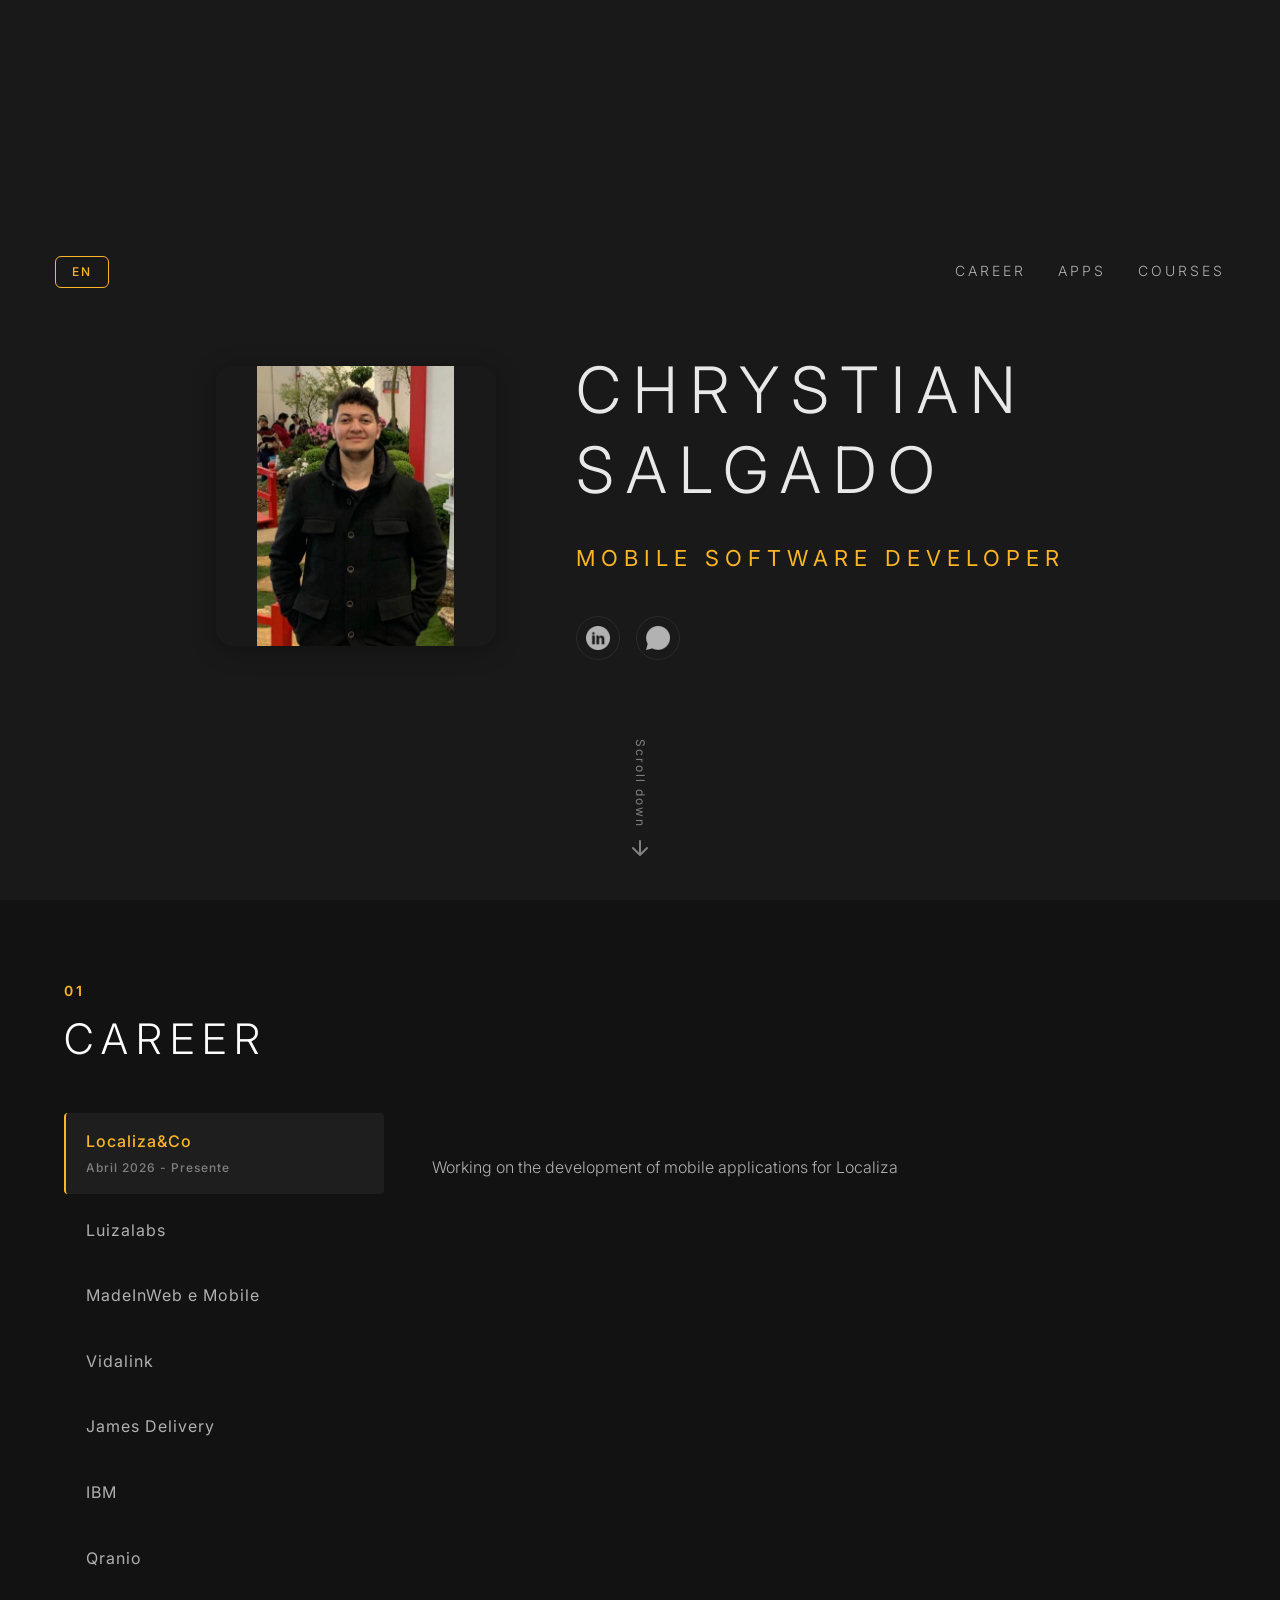
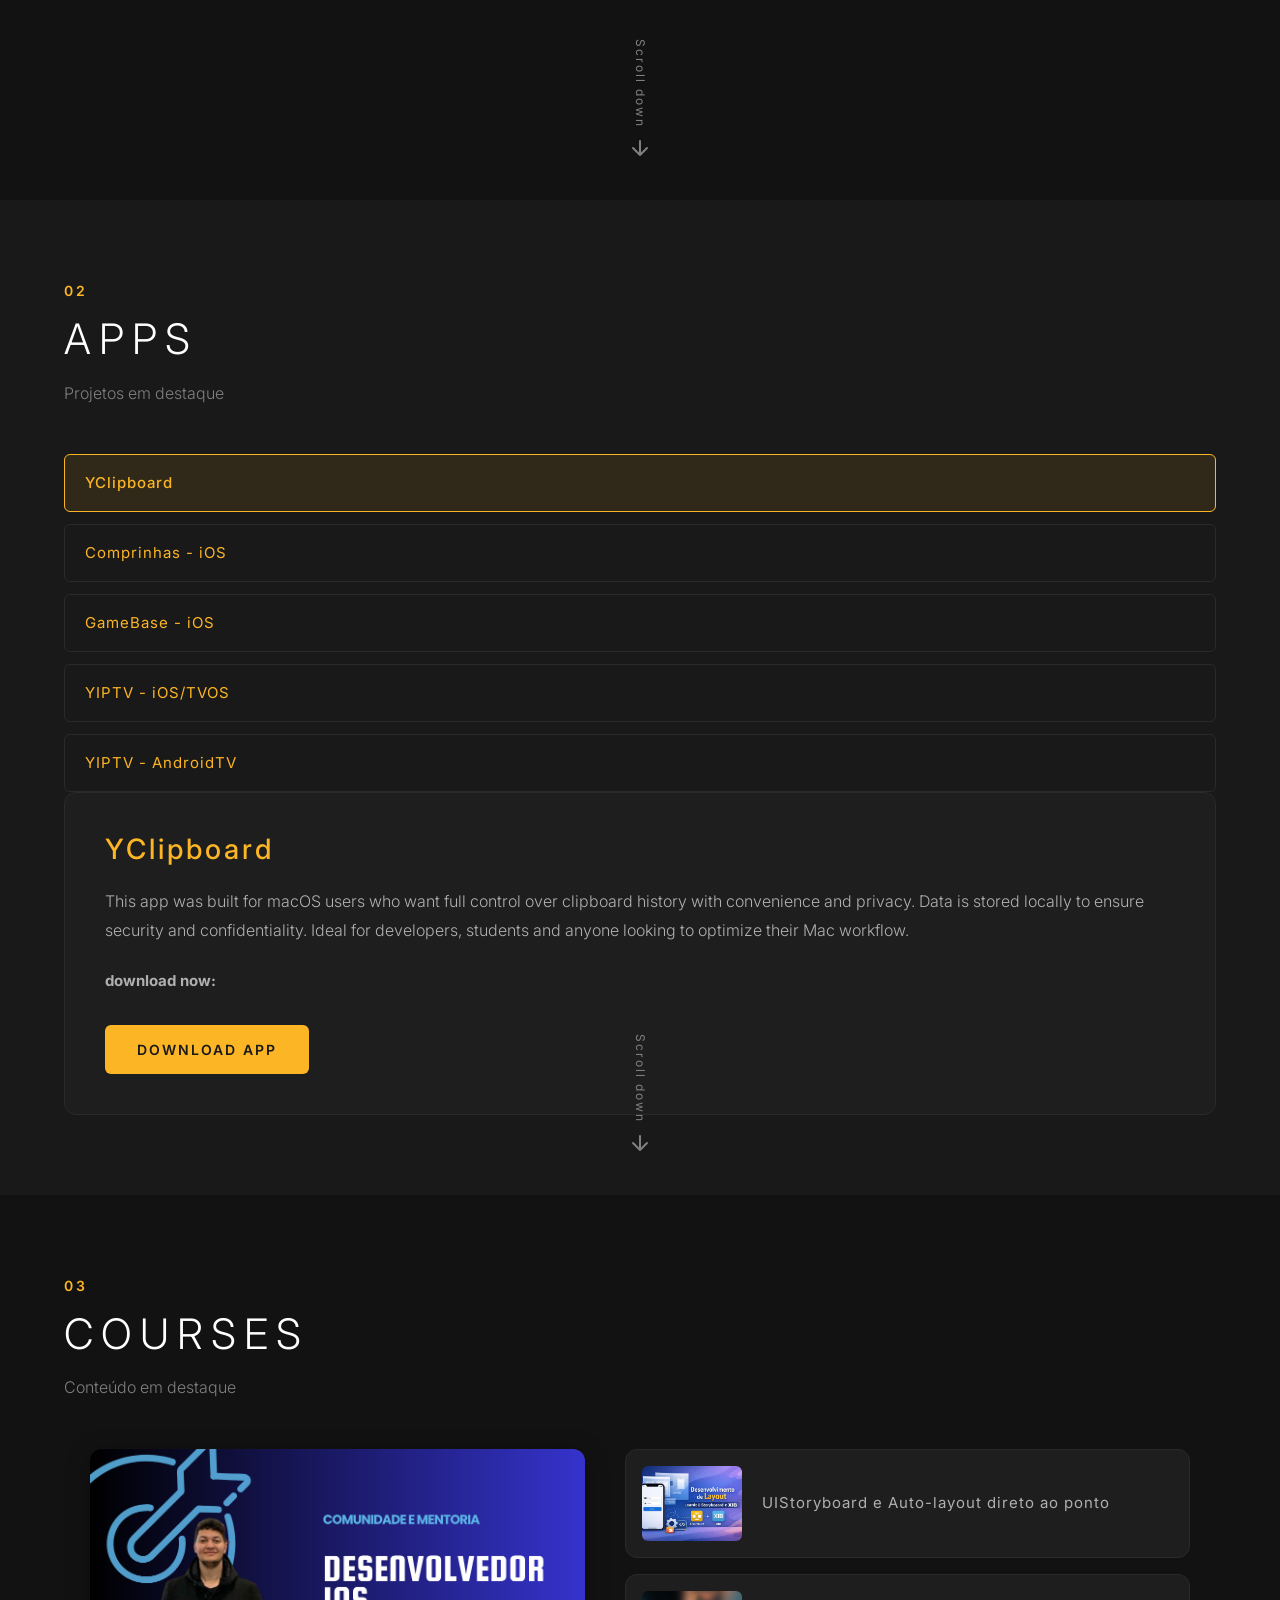
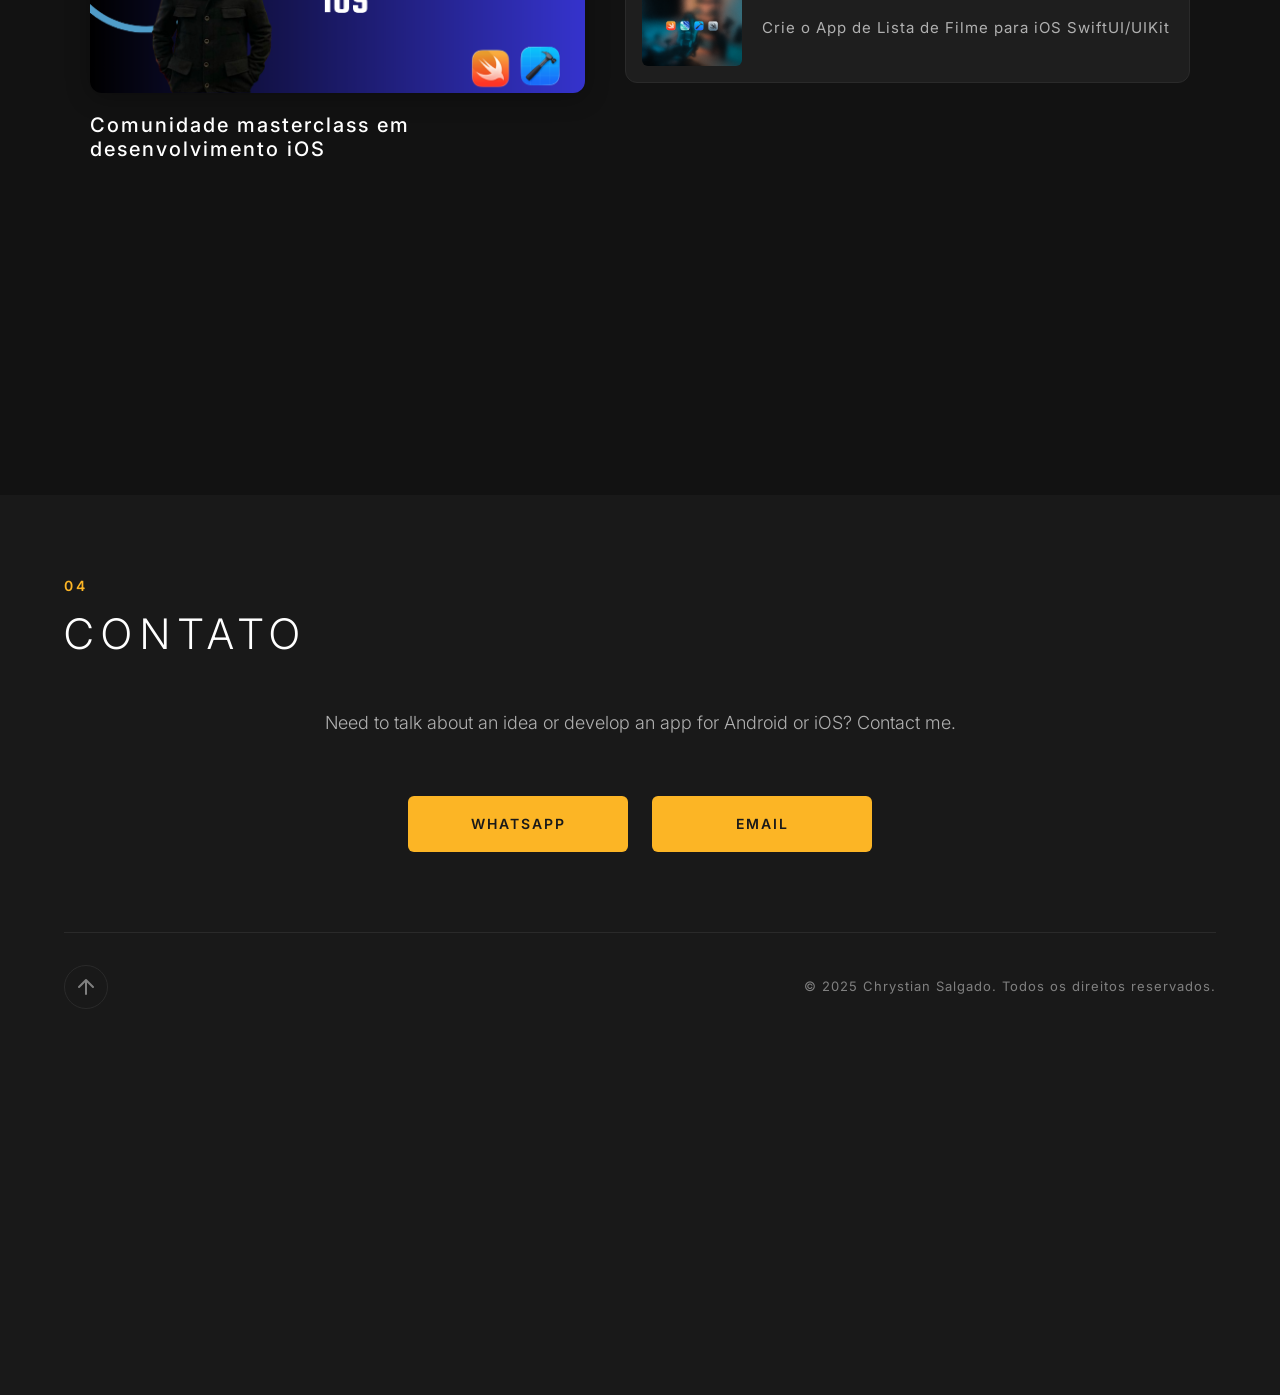
<file: index.html>
<!doctype html>
<html>
    <head>
        <meta
            name="viewport"
            content="width=device-width, initial-scale=1"
            charset="utf-8"
        />
        <link
            href="https://fonts.googleapis.com/css2?family=Inter:wght@300;400;500;600;700&display=swap"
            rel="stylesheet"
        />
        <title>Mobile Software Developer | Chrystian Salgado</title>

        <!--CSS Bootstrap-->
        <link
            rel="stylesheet"
            href="https://stackpath.bootstrapcdn.com/bootstrap/4.3.1/css/bootstrap.min.css"
            integrity="sha384-ggOyR0iXCbMQv3Xipma34MD+dH/1fQ784/j6cY/iJTQUOhcWr7x9JvoRxT2MZw1T"
            crossorigin="anonymous"
        />
        <link rel="stylesheet" href="css/smartscroll.css" />
        <!--JS Bootstrap-->
        <script
            src="https://code.jquery.com/jquery-3.3.1.slim.min.js"
            integrity="sha384-q8i/X+965DzO0rT7abK41JStQIAqVgRVzpbzo5smXKp4YfRvH+8abtTE1Pi6jizo"
            crossorigin="anonymous"
        ></script>
        <script
            src="https://cdnjs.cloudflare.com/ajax/libs/popper.js/1.14.7/umd/popper.min.js"
            integrity="sha384-UO2eT0CpHqdSJQ6hJty5KVphtPhzWj9WO1clHTMGa3JDZwrnQq4sF86dIHNDz0W1"
            crossorigin="anonymous"
        ></script>
        <script
            src="https://stackpath.bootstrapcdn.com/bootstrap/4.3.1/js/bootstrap.min.js"
            integrity="sha384-JjSmVgyd0p3pXB1rRibZUAYoIIy6OrQ6VrjIEaFf/nJGzIxFDsf4x0xIM+B07jRM"
            crossorigin="anonymous"
        ></script>
        <script
            type="text/javascript"
            src="https://code.jquery.com/jquery-1.11.3.min.js"
        ></script>
        <!--CSS-->
        <link rel="stylesheet" type="text/css" href="style.css" />
        <!--favicon-->
        <link
            rel="icon"
            type="image/png"
            sizes="32x32"
            href="e255fea9f35419e6202c3fea16399f57.ico/favicon-32x32.png"
        />
    </head>

    <body>
        <div id="problema">
            <!-- 01 HERO SECTION -->
            <div
                class="section"
                data-hash="a"
                style="background: #191919"
                id="inicio"
            >
                <section class="hero-section">
                    <div class="container-fluid hero-container">
                        <!-- Header/Navigation -->
                        <div class="hero-header">
                            <button
                                id="lang-toggle"
                                class="btn btn-sm lang-btn"
                            >
                                PT-BR
                            </button>
                            <nav class="hero-nav">
                                <a
                                    id="career"
                                    href="#about"
                                    data-i18n="nav.career"
                                    >CARREIRA</a
                                >
                                <a
                                    id="portfolio"
                                    href="#port"
                                    data-i18n="nav.apps"
                                    >APPS</a
                                >
                                <a
                                    id="courses"
                                    href="#courses-section"
                                    data-i18n="nav.courses"
                                    >CURSOS</a
                                >
                            </nav>
                        </div>

                        <!-- Hero Content -->
                        <div class="hero-content">
                            <div class="hero-profile">
                                <div class="profile-image-wrapper">
                                    <img
                                        src="img/profile/img_profile.jpg"
                                        class="profile-image"
                                        alt="Chrystian Salgado"
                                    />
                                </div>
                            </div>
                            <div class="hero-text">
                                <h1 class="hero-name">
                                    <span class="hero-name-first"
                                        >CHRYSTIAN</span
                                    >
                                    <span class="hero-name-last">SALGADO</span>
                                </h1>
                                <span class="hero-role" data-i18n="hero.role"
                                    >MOBILE SOFTWARE DEVELOPER</span
                                >
                                <div class="hero-social">
                                    <a
                                        class="social-link"
                                        href="https://www.linkedin.com/in/chrystian-salgado-025769a6/"
                                        target="_blank"
                                    >
                                        <img
                                            class="social-icon"
                                            src="img/perfil/ic_linkedin/ic_linkedin.png"
                                            alt="LinkedIn"
                                        />
                                    </a>
                                    <a
                                        class="social-link"
                                        href="https://wa.me/5532999667031?text=Ol%C3%A1%20Chrystian%2C%20estou%20entrando%20em%20contato%20a%20respeito%20dos%20seus%20servi%C3%A7os%20de%20Desenvolvedor%20e%20consultor%20de%20tecnologia."
                                        target="_blank"
                                    >
                                        <img
                                            class="social-icon"
                                            src="img/perfil/ic_whatsapp/ic_whatsapp.png"
                                            alt="WhatsApp"
                                        />
                                    </a>
                                </div>
                            </div>
                        </div>

                        <!-- Scroll indicator -->
                        <div class="scroll-indicator">
                            <a href="#about" id="rolarbaixo">
                                <span
                                    class="scroll-text"
                                    data-i18n="scroll.down"
                                    >Role para baixo</span
                                >
                                <svg
                                    class="scroll-arrow"
                                    width="24"
                                    height="24"
                                    viewBox="0 0 24 24"
                                    fill="none"
                                    xmlns="http://www.w3.org/2000/svg"
                                >
                                    <path
                                        d="M12 5V19M12 19L5 12M12 19L19 12"
                                        stroke="currentColor"
                                        stroke-width="2"
                                        stroke-linecap="round"
                                        stroke-linejoin="round"
                                    />
                                </svg>
                            </a>
                        </div>
                    </div>
                </section>
            </div>

            <!-- 02 CARREIRA SECTION -->
            <div class="section" data-hash="b" id="about" style="background: #121212">
                <section class="career-section">
                    <section class="page-section">
                        <div class="container-fluid section-container">
                            <!-- Section Header -->
                            <div class="section-header">
                                <span class="section-number">01</span>
                                <h2
                                    class="section-title"
                                    data-i18n="career.title"
                                >
                                    CARREIRA
                                </h2>
                            </div>

                            <!-- Career Content -->
                            <div class="career-content">
                                <div class="career-nav">
                                    <div
                                        class="nav flex-column nav-pills"
                                        id="v-pills-tab"
                                        role="tablist"
                                        aria-orientation="vertical"
                                    >
                                        <a
                                            class="nav-link active"
                                            id="v-pills-localiza-tab"
                                            data-toggle="pill"
                                            href="#v-pills-localiza"
                                            role="tab"
                                            aria-controls="v-pills-localiza"
                                            aria-selected="true"
                                            >Localiza&Co
                                            <span
                                                class="dataCareer"
                                                id="datlocaliza"
                                                >Abril 2026 - Presente</span
                                            >
                                        </a>
                                        <a
                                            class="nav-link"
                                            id="v-pills-luizalabs-tab"
                                            data-toggle="pill"
                                            href="#v-pills-luizalabs"
                                            role="tab"
                                            aria-controls="v-pills-luizalabs"
                                            aria-selected="false"
                                            >Luizalabs
                                            <span
                                                class="dataCareer"
                                                id="datluizalabs"
                                                >Julho 2024 - Março 2026</span
                                            >
                                        </a>
                                        <a
                                            class="nav-link"
                                            id="v-pills-madeinweb-tab2"
                                            data-toggle="pill"
                                            href="#v-pills-home2"
                                            role="tab"
                                            aria-controls="v-pills-home2"
                                            aria-selected="false"
                                            >MadeInWeb e Mobile
                                            <span class="dataCareer" id="datibm"
                                                >Outubro 2022 - Junho 2024</span
                                            >
                                        </a>
                                        <a
                                            class="nav-link"
                                            id="v-tab-vidalink-tab"
                                            data-toggle="pill"
                                            href="#v-tab-vidalink"
                                            role="tab"
                                            aria-controls="v-tab-vidalink"
                                            aria-selected="false"
                                            >Vidalink
                                            <span
                                                class="dataCareer"
                                                id="datMazzatec"
                                                >Fevereiro 2020 - Outubro
                                                2022</span
                                            >
                                        </a>
                                        <a
                                            class="nav-link"
                                            id="v-pills-profile-tab"
                                            data-toggle="pill"
                                            href="#v-pills-profile"
                                            role="tab"
                                            aria-controls="v-pills-profile"
                                            aria-selected="false"
                                            >James Delivery
                                            <span
                                                class="dataCareer"
                                                id="datmade"
                                                >Fevereiro 2021 - Abril
                                                2021</span
                                            >
                                        </a>
                                        <a
                                            class="nav-link"
                                            id="v-pills-messages-tab"
                                            data-toggle="pill"
                                            href="#v-pills-messages"
                                            role="tab"
                                            aria-controls="v-pills-messages"
                                            aria-selected="false"
                                            >IBM
                                            <span
                                                class="dataCareer"
                                                id="datgest"
                                                >Abril 2015 - Março 2017</span
                                            >
                                        </a>
                                        <a
                                            class="nav-link"
                                            id="v-pills-settings-tab"
                                            data-toggle="pill"
                                            href="#v-pills-settings"
                                            role="tab"
                                            aria-controls="v-pills-settings"
                                            aria-selected="false"
                                            >Qranio
                                            <span
                                                class="dataCareer"
                                                id="datform"
                                                >Outubro 2017 - Fevereiro
                                                2019</span
                                            >
                                        </a>
                                    </div>
                                </div>
                                <div class="career-detail">
                                    <div
                                        class="tab-content"
                                        id="v-pills-tabContent"
                                    >
                                        <div
                                            class="tab-pane fade show active"
                                            id="v-pills-localiza"
                                            role="tabpanel"
                                            aria-labelledby="v-pills-localiza-tab"
                                            data-i18n-html="career.localiza"
                                        >
                                            Trabalhando no desenvolvimento de
                                            aplicações mobile para Localiza
                                        </div>
                                        <div
                                            class="tab-pane fade"
                                            id="v-pills-luizalabs"
                                            role="tabpanel"
                                            aria-labelledby="v-pills-luizalabs-tab"
                                            data-i18n-html="career.luizalabs"
                                        >
                                            Trabalhando no time de features do
                                            app Netshoes, dentre as entregas
                                            constui a nova tela de Reviews,
                                            novas funcionalidades para home,
                                            PDP, ajuste na lista de produtos
                                            para remover espaços em branco na
                                            célula, melhorias deeplinks. Também
                                            mentorei os mais juniors e fui
                                            responsável pela apresentação do
                                            projeto a novos colaboladores.
                                        </div>
                                        <div
                                            class="tab-pane fade"
                                            id="v-tab-vidalink"
                                            role="tabpanel"
                                            aria-labelledby="v-tab-vidalink-tab"
                                            data-i18n-html="career.vidalink"
                                        >
                                            Na Vidalink fui responsável pela
                                            manutenção do app, refinamento e
                                            acompanhamento de features, lider do
                                            time iOS.
                                        </div>
                                        <div
                                            class="tab-pane fade"
                                            id="v-pills-home2"
                                            role="tabpanel"
                                            aria-labelledby="v-pills-madeinweb-tab"
                                            data-i18n-html="career.madeinweb"
                                        >
                                            Na MadeInWeb coloquei a disposição
                                            minhas habilidades no
                                            desenvolvimento de aplicativos para
                                            iPhone, ajudando o time a criar
                                            novos apps e soluções para outros
                                            apps, alguns apps internos, outros
                                            apps internos para clientes da
                                            MadeInWeb e outros projetos para
                                            todos usuários da AppStore. Dentre
                                            eles projetos para JBS, Interfarma,
                                            AvatarDaSaúde, Vidalink, Blenders in
                                            The Grass, Yoou, Universal, 2Step.
                                        </div>
                                        <div
                                            class="tab-pane fade"
                                            id="v-pills-profile"
                                            role="tabpanel"
                                            aria-labelledby="v-pills-profile-tab"
                                            data-i18n-html="career.james"
                                        >
                                            Na minha breve passagem no James eu
                                            fui ajudei o time com o refactor e
                                            relifting do aplicativo, para iOS
                                            visando uma melhora visão das
                                            entregas entre cliente e entregador,
                                            e melhorar a visão do usuário dos
                                            itens no carrinho.
                                        </div>
                                        <div
                                            class="tab-pane fade"
                                            id="v-pills-messages"
                                            role="tabpanel"
                                            aria-labelledby="v-pills-messages-tab"
                                            data-i18n-html="career.santander"
                                        >
                                            Trabalhei no módulo de chat dentro
                                            do Santander, integrando o mesmo via
                                            Carthage e Cocoapods com os apps
                                            Santander Empresas e Santander PF
                                        </div>
                                        <div
                                            class="tab-pane fade"
                                            id="v-pills-settings"
                                            role="tabpanel"
                                            aria-labelledby="v-pills-settings-tab"
                                            data-i18n-html="career.qranio"
                                        >
                                            Atuei como desenvolvedor iOS, onde
                                            consegui boa parte do meu
                                            conhecimento em Git e no
                                            desenvolvimento de aplicativos
                                            usando Swift e AltoLayout, aprendi e
                                            implementei técnicas de Teste
                                            Unitário, e Bando de dados usando o
                                            Realm, alem de aprender a usar
                                            Fastlane nos projetos.
                                        </div>
                                    </div>
                                </div>
                            </div>
                        </div>
                    </section>
                </section>
                <div class="scroll-indicator">
                    <a href="#port" id="rolarbaixo2">
                        <span class="scroll-text" data-i18n="scroll.down"
                            >Role para baixo</span
                        >
                        <svg
                            class="scroll-arrow"
                            width="24"
                            height="24"
                            viewBox="0 0 24 24"
                            fill="none"
                            xmlns="http://www.w3.org/2000/svg"
                        >
                            <path
                                d="M12 5V19M12 19L5 12M12 19L19 12"
                                stroke="currentColor"
                                stroke-width="2"
                                stroke-linecap="round"
                                stroke-linejoin="round"
                            />
                        </svg>
                    </a>
                </div>
            </div>

            <!-- 03 PROJETOS EM DESTAQUE SECTION -->
            <div
                class="section"
                data-hash="c"
                id="port"
                style="background: #191919"
            >
                <section class="portfolio-section">
                    <div class="container-fluid section-container">
                        <!-- Section Header -->
                        <div class="section-header">
                            <span class="section-number">02</span>
                            <h2 class="section-title" data-i18n="port.title">
                                APPS
                            </h2>
                            <p class="section-description">
                                Projetos em destaque
                            </p>
                        </div>

                        <!-- Portfolio Content -->
                        <div class="portfolio-content" id="verticalMenu">
                            <div class="portfolio-tabs">
                                <button
                                    class="tablinks active"
                                    onclick="openCity(event, 'How')"
                                    style="color: #fcb525"
                                    data-i18n="port.yclipboard"
                                >
                                    YClipboard
                                </button>
                                <button
                                    class="tablinks"
                                    onclick="openCity(event, 'How2')"
                                    style="color: #fcb525"
                                    data-i18n="port.comprinhas"
                                >
                                    Comprinhas - iOS
                                </button>
                                <button
                                    class="tablinks"
                                    onclick="openCity(event, 'How5')"
                                    style="color: #fcb525"
                                    data-i18n="port.gamebase"
                                >
                                    GameBase - iOS
                                </button>
                                <button
                                    class="tablinks"
                                    onclick="openCity(event, 'How3')"
                                    style="color: #fcb525"
                                    data-i18n="port.yiptv_ios"
                                >
                                    YIPTV - iOS/TVOS
                                </button>
                                <button
                                    class="tablinks"
                                    onclick="openCity(event, 'How4')"
                                    style="color: #fcb525"
                                    data-i18n="port.yiptv_android"
                                >
                                    YIPTV - AndroidTV
                                </button>
                            </div>
                            <div class="portfolio-detail">
                                <div id="How" class="tabcontent active">
                                    <div class="project-card">
                                        <h3
                                            class="project-title"
                                            style="color: #fcb525"
                                        >
                                            YClipboard
                                        </h3>
                                        <p
                                            class="project-description"
                                            data-i18n-html="port.yclipboard.content"
                                        >
                                            Este app foi criado para usuários de
                                            macOS que buscam controle total
                                            sobre o histórico da área de
                                            transferência, com praticidade, e
                                            privacidade. Privacidade em primeiro
                                            lugar: Todos os dados são
                                            armazenados localmente, garantindo
                                            segurança e confidencialidade. Ideal
                                            para desenvolvedores estudantes e
                                            qualquer pessoa que queira otimizar
                                            seu dia a dia no Mac.
                                        </p>
                                        <p class="project-cta">
                                            <strong>download now:</strong>
                                        </p>
                                        <a
                                            href="https://apps.apple.com/br/app/yclipboard/id6751497087?l=en-GB&mt=12"
                                            target="_blank"
                                        >
                                            <button
                                                type="button"
                                                class="btn btn-primary"
                                                data-i18n="port.download"
                                            >
                                                Download App
                                            </button>
                                        </a>
                                    </div>
                                </div>
                                <div id="How2" class="tabcontent">
                                    <div class="project-card">
                                        <h3
                                            class="project-title"
                                            style="color: #fcb525"
                                        >
                                            Comprinhas - iOS
                                        </h3>
                                        <p
                                            class="project-description"
                                            data-i18n-html="port.comprinhas.content"
                                        >
                                            O app Comprinhas tem como função
                                            ajudar o usuário a facilitar o fluxo
                                            de compras do usuário quando o mesmo
                                            está no supermercado. A idéia é que
                                            o usuário consiga ver sua lista de
                                            forma facil do que comprar no app,
                                            marcar o que ja colocou no carrinho
                                            e compartilhar para que outras
                                            pessoas complementem ou acompahem a
                                            lista de compras em tempo real.
                                        </p>
                                        <p class="project-cta">
                                            <strong>download now:</strong>
                                        </p>
                                        <a
                                            href="https://apps.apple.com/us/app/comprinhas/id1562893313"
                                            target="_blank"
                                        >
                                            <button
                                                type="button"
                                                class="btn btn-primary"
                                                data-i18n="port.download"
                                            >
                                                Download App
                                            </button>
                                        </a>
                                    </div>
                                </div>
                                <div id="How5" class="tabcontent">
                                    <div class="project-card">
                                        <h3
                                            class="project-title"
                                            style="color: #fcb525"
                                        >
                                            GameBase - iOS
                                        </h3>
                                        <p
                                            class="project-description"
                                            data-i18n-html="port.gamebase.content"
                                        >
                                            O GameBase e um projeto inicialmente
                                            para iOS com foco em ser uma rede de
                                            encontro para gamers, conectando jogos,
                                            gamertags e plataformas em um perfil
                                            social util.
                                        </p>
                                        <p class="project-cta">
                                            <strong>conheca o projeto:</strong>
                                        </p>
                                        <div class="project-actions">
                                            <a href="gamebase.html">
                                                <button
                                                    type="button"
                                                    class="btn btn-secondary-outline"
                                                    data-i18n="port.learn_more"
                                                >
                                                    Saiba mais
                                                </button>
                                            </a>
                                        </div>
                                    </div>
                                </div>
                                <div id="How3" class="tabcontent">
                                    <div class="project-card">
                                        <h3
                                            class="project-title"
                                            style="color: #fcb525"
                                        >
                                            YIPTV - iOS/TVOS
                                        </h3>
                                        <p
                                            class="project-description"
                                            data-i18n-html="port.yiptv_ios.content"
                                        >
                                            O app YIPTV é o meu filho mais novo!
                                            Vindo de uma vontade de criar uma
                                            experiência melhor, menos poluída e
                                            'easy to use' dos players M3U eu
                                            criei esse app. Disponivel para iOS,
                                            iPadOS e MacOS.
                                        </p>
                                        <p class="project-cta">
                                            <strong>download now:</strong>
                                        </p>
                                        <div class="project-actions">
                                            <a
                                                href="https://apps.apple.com/us/app/yiptv-player/id1621209639"
                                                target="_blank"
                                            >
                                                <button
                                                    type="button"
                                                    class="btn btn-primary"
                                                    data-i18n="port.download"
                                                >
                                                    Download App
                                                </button>
                                            </a>
                                            <a href="yiptv.html">
                                                <button
                                                    type="button"
                                                    class="btn btn-secondary-outline"
                                                    data-i18n="port.learn_more"
                                                >
                                                    Saiba mais
                                                </button>
                                            </a>
                                        </div>
                                    </div>
                                </div>
                                <div id="How4" class="tabcontent">
                                    <div class="project-card">
                                        <h3
                                            class="project-title"
                                            style="color: #fcb525"
                                        >
                                            YIPTV - Android
                                        </h3>
                                        <p
                                            class="project-description"
                                            data-i18n-html="port.yiptv_android.content"
                                        >
                                            O app YIPTV é o meu filho mais novo!
                                            Vindo de uma vontade de criar uma
                                            experiência melhor, menos poluída e
                                            'easy to use' dos players M3U eu
                                            criei esse app. Disponivel para
                                            Android.
                                        </p>
                                        <p class="project-cta">
                                            <strong>download now:</strong>
                                        </p>
                                        <div class="project-actions">
                                            <a
                                                href="https://play.google.com/store/apps/details?id=com.salgadosproductions.yiptv&pli=1"
                                                target="_blank"
                                            >
                                                <button
                                                    type="button"
                                                    class="btn btn-primary"
                                                    data-i18n="port.download"
                                                >
                                                    Download App
                                                </button>
                                            </a>
                                            <a href="yiptv.html">
                                                <button
                                                    type="button"
                                                    class="btn btn-secondary-outline"
                                                    data-i18n="port.learn_more"
                                                >
                                                    Saiba mais
                                                </button>
                                            </a>
                                        </div>
                                    </div>
                                </div>
                            </div>
                        </div>
                    </div>
                </section>

                <script>
                    $("#verticalMenu").css("display", "block");
                </script>

                <script>
                    function openCity(evt, cityName) {
                        // Declare all variables
                        var i, tabcontent, tablinks;

                        // Get all elements with class="tabcontent" and hide them
                        tabcontent =
                            document.getElementsByClassName("tabcontent");
                        for (i = 0; i < tabcontent.length; i++) {
                            tabcontent[i].style.display = "none";
                            tabcontent[i].classList.remove("active");
                        }

                        // Get all elements with class="tablinks" and remove the class "active"
                        tablinks = document.getElementsByClassName("tablinks");
                        for (i = 0; i < tablinks.length; i++) {
                            tablinks[i].className = tablinks[
                                i
                            ].className.replace(" active", "");
                        }

                        // Show the current tab, and add an "active" class to the link that opened the tab
                        document.getElementById(cityName).style.display =
                            "block";
                        document
                            .getElementById(cityName)
                            .classList.add("active");
                        evt.currentTarget.className += " active";
                    }
                </script>
                <div class="scroll-indicator">
                    <a href="#courses-section" id="rolarbaixo3">
                        <span class="scroll-text" data-i18n="scroll.down"
                            >Role para baixo</span
                        >
                        <svg
                            class="scroll-arrow"
                            width="24"
                            height="24"
                            viewBox="0 0 24 24"
                            fill="none"
                            xmlns="http://www.w3.org/2000/svg"
                        >
                            <path
                                d="M12 5V19M12 19L5 12M12 19L19 12"
                                stroke="currentColor"
                                stroke-width="2"
                                stroke-linecap="round"
                                stroke-linejoin="round"
                            />
                        </svg>
                    </a>
                </div>
            </div>

            <!-- 04 CURSOS SECTION -->
            <div class="section" data-hash="d" style="background: #121212">
                <section class="courses-section">
                    <section class="page-section" id="courses-section">
                        <div class="container-fluid section-container">
                            <!-- Section Header -->
                            <div class="section-header">
                                <span class="section-number">03</span>
                                <h2
                                    class="section-title"
                                    data-i18n="courses.title"
                                >
                                    CURSOS
                                </h2>
                                <p class="section-description">
                                    Conteúdo em destaque
                                </p>
                            </div>

                            <!-- Courses Content -->
                            <div class="courses-content">
                                <div
                                    class="courses-container"
                                    id="courses-container"
                                >
                                    <!-- Featured course (left) -->
                                    <div
                                        class="courses-featured"
                                        id="featured-course"
                                    ></div>

                                    <!-- Courses list (right) -->
                                    <div
                                        class="courses-list"
                                        id="courses-list"
                                    ></div>
                                </div>
                            </div>
                        </div>
                    </section>
                </section>

            </div>

            <!-- 05 CONTATO SECTION -->
            <div class="section" data-hash="e" style="background: #191919">
                <section class="contact-section">
                    <section class="page-section" id="contact">
                        <div class="container-fluid section-container">
                            <!-- Section Header -->
                            <div class="section-header">
                                <span class="section-number">04</span>
                                <h2
                                    class="section-title"
                                    data-i18n="contact.title"
                                >
                                    CONTATO
                                </h2>
                            </div>

                            <!-- Contact Content -->
                            <div class="contact-content">
                                <div class="contact-info">
                                    <p
                                        class="contact-description"
                                        data-i18n="contact.description"
                                    >
                                        Precisando conversar sobre uma ideia ou
                                        desenvolver um app para android e / ou
                                        ios entre em contato comigo
                                    </p>
                                    <div class="contact-buttons">
                                        <a
                                            href="https://wa.me/5532999667031"
                                            target="_blank"
                                        >
                                            <button
                                                type="button"
                                                class="btn btn-primary btn-contact"
                                                data-i18n="contact.whatsapp"
                                            >
                                                WhatsApp
                                            </button>
                                        </a>
                                        <a href="mailto:salgado.dev@gmail.com">
                                            <button
                                                type="button"
                                                class="btn btn-primary btn-contact"
                                                data-i18n="contact.email"
                                            >
                                                Email
                                            </button>
                                        </a>
                                    </div>
                                </div>
                            </div>

                            <!-- Contact Footer (Back to top + Copyright) -->
                            <div class="contact-footer">
                                <div class="footer-content">
                                    <div class="footer-actions">
                                        <a
                                            href="#inicio"
                                            id="back-to-top"
                                            class="back-to-top"
                                        >
                                            <svg
                                                width="24"
                                                height="24"
                                                viewBox="0 0 24 24"
                                                fill="none"
                                                xmlns="http://www.w3.org/2000/svg"
                                            >
                                                <path
                                                    d="M12 19V5M12 5L5 12M12 5L19 12"
                                                    stroke="currentColor"
                                                    stroke-width="2"
                                                    stroke-linecap="round"
                                                    stroke-linejoin="round"
                                                />
                                            </svg>
                                        </a>
                                    </div>
                                    <p class="footer-copyright">
                                        © 2025 Chrystian Salgado. Todos os direitos
                                        reservados.
                                    </p>
                                </div>
                            </div>
                        </div>
                    </section>
                </section>
            </div>
        </div>

        <!-- Scripts -->
        <script type="text/javascript" src="/scriptmenu.js"></script>
        <script>
            $(function () {
                var $bodyHtml = $("html, body");
                function smoothScrollTo(targetSelector) {
                    var $target = $(targetSelector);
                    if ($target.length === 0) return;
                    var targetTop = $target.offset().top;
                    $bodyHtml.stop(true, true).animate({ scrollTop: targetTop }, 650);
                }

                $("#rolarbaixo, #rolarbaixo2, #rolarbaixo3, #career, #portfolio, #courses, #back-to-top").on(
                    "click",
                    function (e) {
                        var target = $(this).attr("href");
                        if (target && target.charAt(0) === "#" && target.length > 1) {
                            e.preventDefault();
                            smoothScrollTo(target);
                            if (window.history && window.history.replaceState) {
                                history.replaceState(null, "", target);
                            }
                        }
                    }
                );

                $(".tab").mouseenter(disableScrolling);
                $(".tab").mouseleave(enableScrolling);
            });
        </script>
        <script>
            function disableScrolling() {
                var x = window.scrollX;
                var y = window.scrollY;
                window.onscroll = function () {
                    window.scrollTo(x, y);
                };
            }

            function enableScrolling() {
                window.onscroll = function () {};
            }
        </script>
        <script>
            $(function () {
                    // Initial display setup (Localiza as first)
                    $(".dataCareer").hide();
                    $("#datlocaliza").show();

                    // Ensure all nav-links are inactive and only Localiza is active initially
                    $(".nav-link")
                        .removeClass("active")
                        .attr("aria-selected", "false");
                    $("#v-pills-localiza-tab")
                        .addClass("active")
                        .attr("aria-selected", "true");

                    // Ensure all tab-panes are hidden and only Localiza is shown initially
                    $(".tab-pane").removeClass("show active");
                    $("#v-pills-localiza").addClass("show active");
                // Attach a single click handler to the parent of the nav-links
                $("#v-pills-tab").on("click", ".nav-link", function (e) {
                    e.preventDefault(); // Prevent default Bootstrap tab behavior
                    var clickedLink = $(this);
                    var targetPaneId = clickedLink.attr("href"); // e.g., "#v-pills-luizalabs"
                    var targetDataCareerId = clickedLink
                        .find(".dataCareer")
                        .attr("id"); // e.g., "datluizalabs"

                    // Remove active state from all nav-links
                    $(".nav-link")
                        .removeClass("active")
                        .attr("aria-selected", "false");
                    // Add active state to the clicked nav-link
                    clickedLink
                        .addClass("active")
                        .attr("aria-selected", "true");

                    // Hide all dataCareer spans and show the relevant one
                    $(".dataCareer").hide();
                    $("#" + targetDataCareerId).show();

                    // Hide all tab-panes and show the relevant one
                    $(".tab-pane").removeClass("show active");
                    $(targetPaneId).addClass("show active");

                    // Smooth scroll on mobile
                    if (window.innerWidth < 768) {
                        setTimeout(function () {
                            clickedLink.scrollIntoView({ behavior: "smooth" });
                        }, 100);
                    }
                });

                // Mobile-friendly tab switching for portfolio
                $(".tablinks").on("click", function () {
                    if (window.innerWidth < 768) {
                        setTimeout(function () {
                            $(".tabcontent:visible").scrollIntoView({
                                behavior: "smooth",
                            });
                        }, 100);
                    }
                });
            });
        </script>
        <script>
            // Load and render courses
            function loadCourses() {
                $.getJSON("courses.json", function (data) {
                    if (data.courses && data.courses.length > 0) {
                        // Featured course (first item)
                        const featured = data.courses[0];
                        const featuredHtml = `
                        <a href="${featured.link}" target="_blank" rel="noopener noreferrer">
                            <img src="${featured.thumbnail}" alt="${featured.title}" class="featured-thumbnail" onerror="this.src='data:image/svg+xml,%3Csvg xmlns=%22http://www.w3.org/2000/svg%22 width=%22400%22 height=%22225%22%3E%3Crect fill=%22%23444%22 width=%22400%22 height=%22225%22/%3E%3Ctext fill=%22%23999%22 font-size=%2216%22 x=%2250%25%22 y=%2250%25%22 text-anchor=%22middle%22 dominant-baseline=%22middle%22%3EImage not available%3C/text%3E%3C/svg%3E'">
                            <h3 class="featured-title">${featured.title}</h3>
                        </a>
                    `;
                        $("#featured-course").html(featuredHtml);

                        // Courses list (items 1-5)
                        let listHtml = "";
                        for (
                            let i = 1;
                            i < Math.min(6, data.courses.length);
                            i++
                        ) {
                            const course = data.courses[i];
                            listHtml += `
                            <a href="${course.link}" target="_blank" rel="noopener noreferrer" class="course-list-item">
                                <img src="${course.thumbnail}" alt="${course.title}" class="list-thumbnail" onerror="this.src='data:image/svg+xml,%3Csvg xmlns=%22http://www.w3.org/2000/svg%22 width=%22100%22 height=%2275%22%3E%3Crect fill=%22%23444%22 width=%22100%22 height=%2275%22/%3E%3Ctext fill=%22%23999%22 font-size=%2210%22 x=%2250%25%22 y=%2250%25%22 text-anchor=%22middle%22 dominant-baseline=%22middle%22%3EN/A%3C/text%3E%3C/svg%3E'">
                                <p class="list-title">${course.title}</p>
                            </a>
                        `;
                        }
                        $("#courses-list").html(listHtml);
                    }
                }).fail(function () {
                    console.error("Erro ao carregar courses.json");
                });
            }

            // Load courses when page is ready
            $(document).ready(function () {
                loadCourses();
            });
        </script>
        <script>
            (function () {
                // Load translations from external JSON and apply them
                function applyTranslations(lang, data) {
                    if (!data) return;
                    document
                        .querySelectorAll("[data-i18n]")
                        .forEach(function (el) {
                            var key = el.getAttribute("data-i18n");
                            if (data[key]) el.textContent = data[key];
                        });
                    document
                        .querySelectorAll("[data-i18n-html]")
                        .forEach(function (el) {
                            var key = el.getAttribute("data-i18n-html");
                            if (data[key]) el.innerHTML = data[key];
                        });
                    var btn = document.getElementById("lang-toggle");
                    if (btn)
                        btn.textContent = lang === "pt-BR" ? "PT-BR" : "EN";
                    localStorage.setItem("site_lang", lang);
                }

                function loadLang(lang) {
                    var path = "translations/" + lang + ".json";
                    return fetch(path)
                        .then(function (res) {
                            if (!res.ok)
                                throw new Error("Failed to load " + path);
                            return res.json();
                        })
                        .then(function (data) {
                            applyTranslations(lang, data);
                        })
                        .catch(function (err) {
                            console.error(err);
                        });
                }

                var stored = localStorage.getItem("site_lang");
                var initial =
                    stored ||
                    (navigator.language &&
                    navigator.language.toLowerCase().indexOf("pt") === 0
                        ? "pt-BR"
                        : "en");
                document.addEventListener("DOMContentLoaded", function () {
                    loadLang(initial);
                });

                document.addEventListener("click", function (e) {
                    if (e.target && e.target.id === "lang-toggle") {
                        var current =
                            localStorage.getItem("site_lang") || initial;
                        var next = current === "pt-BR" ? "en" : "pt-BR";
                        loadLang(next);
                    }
                });
            })();
        </script>
    </body>
</html>
</file>
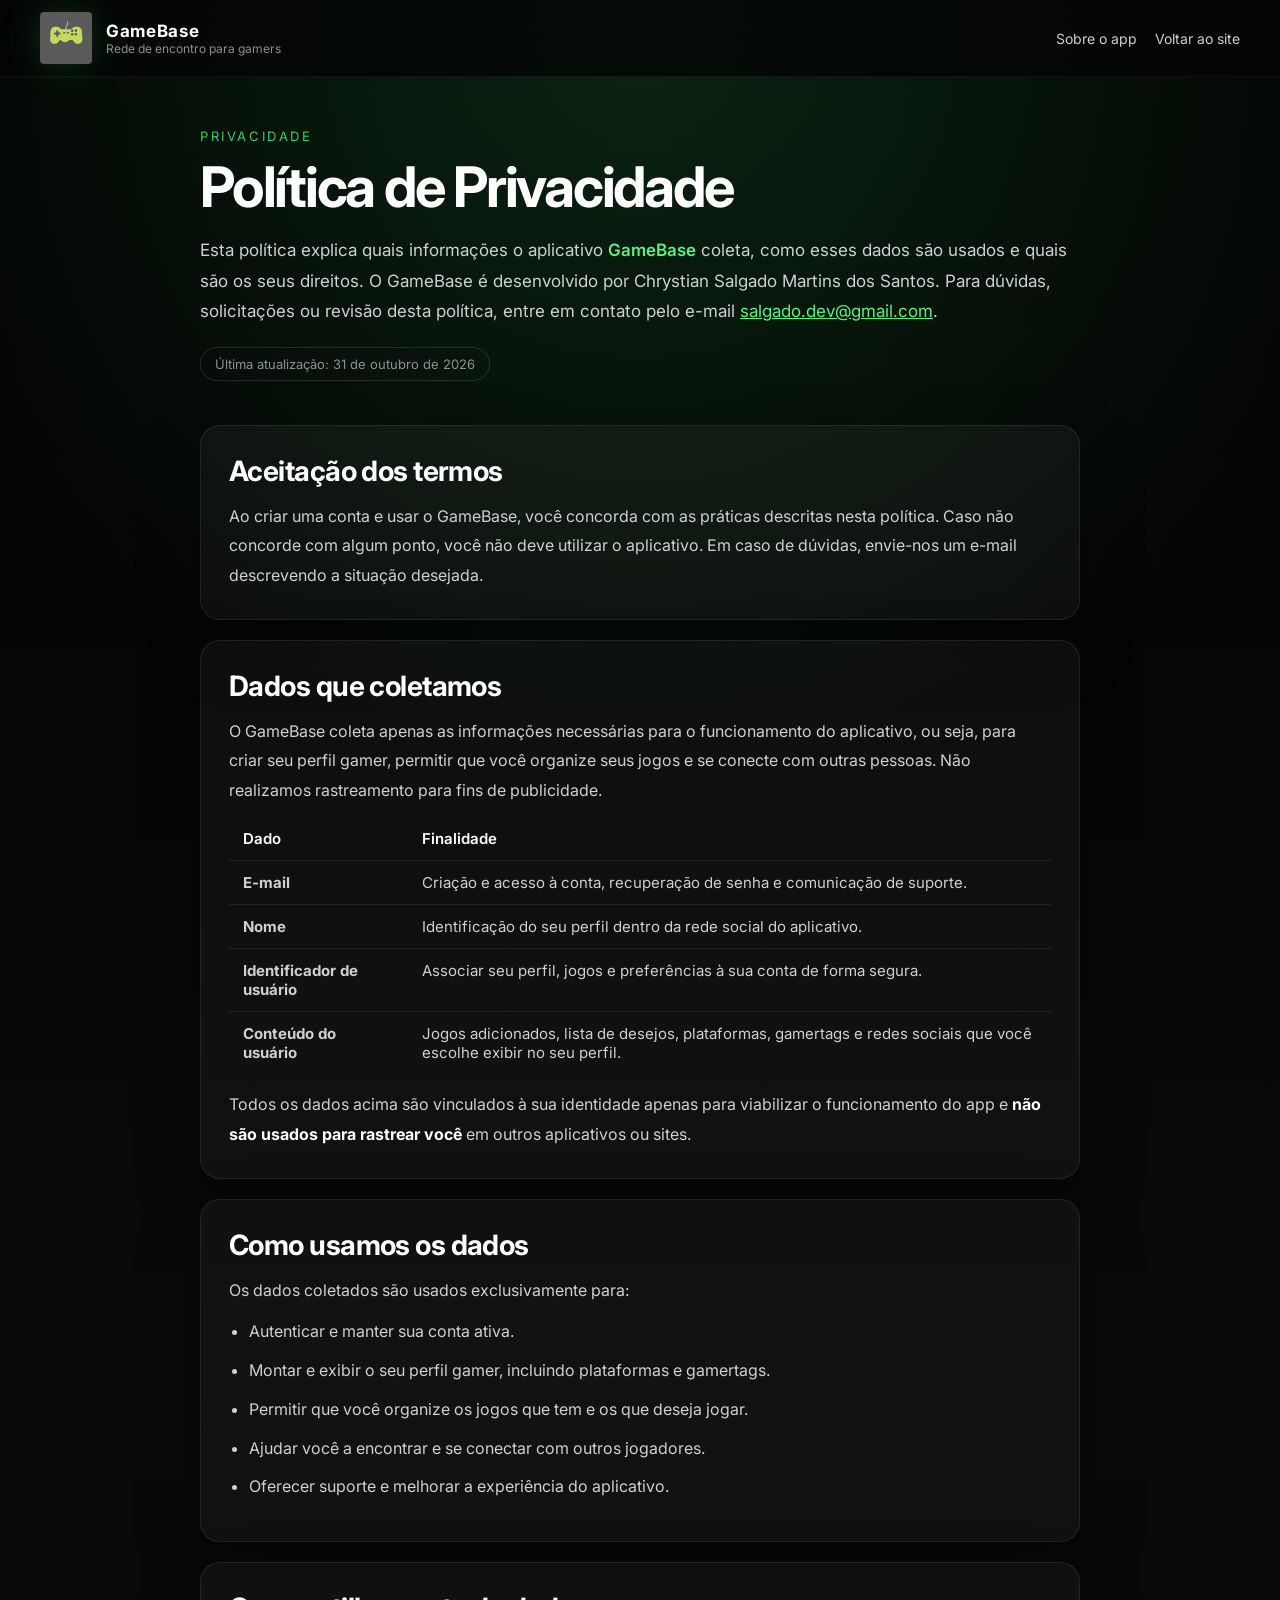
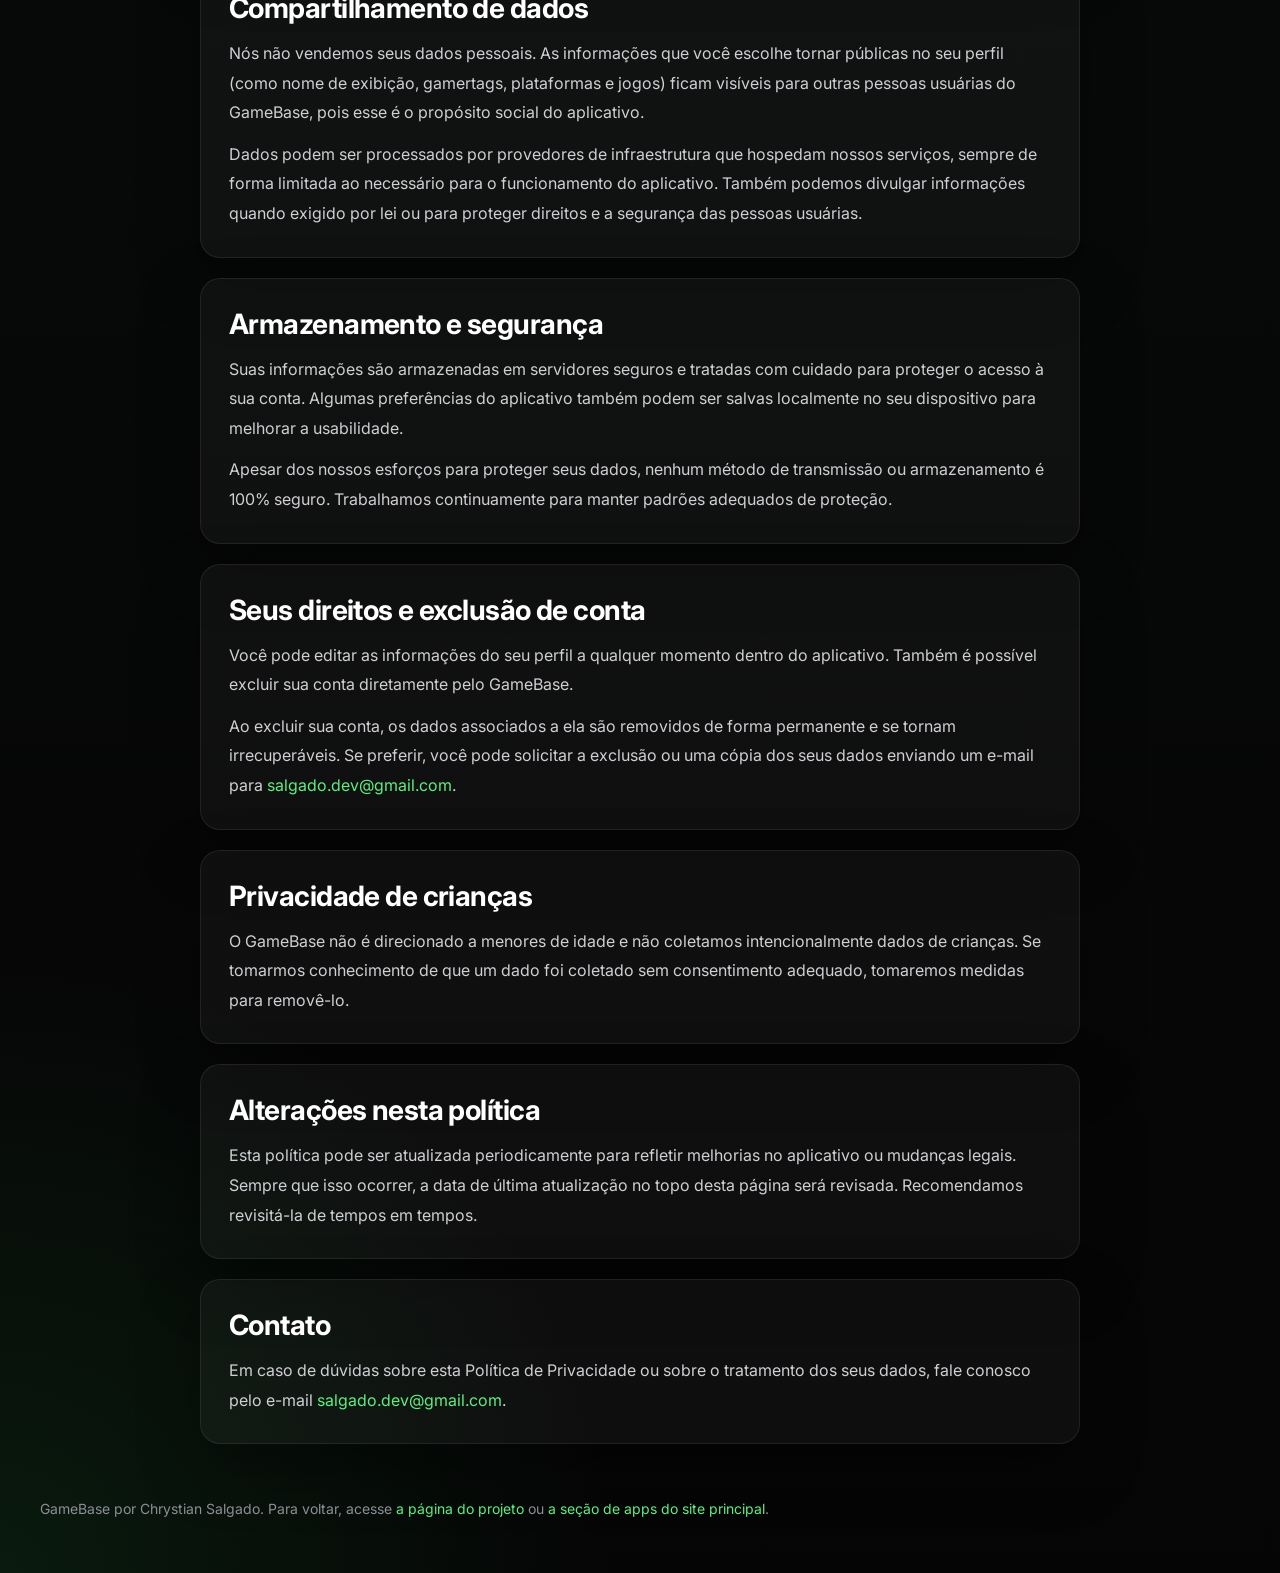
<file: gamebase-politica.html>
<!doctype html>
<html lang="pt-BR">
    <head>
        <meta charset="utf-8" />
        <meta name="viewport" content="width=device-width, initial-scale=1" />
        <title>Política de Privacidade | GameBase</title>
        <meta
            name="description"
            content="Política de Privacidade do GameBase, rede social para gamers no iOS. Saiba quais dados coletamos, como usamos e como você pode gerenciá-los."
        />
        <meta property="og:title" content="Política de Privacidade | GameBase" />
        <meta
            property="og:description"
            content="Entenda como o GameBase coleta, usa e protege seus dados dentro do aplicativo iOS."
        />
        <meta property="og:type" content="website" />
        <meta property="og:image" content="img/gamebase/icon.svg" />
        <link rel="preconnect" href="https://fonts.googleapis.com" />
        <link rel="preconnect" href="https://fonts.gstatic.com" crossorigin />
        <link
            href="https://fonts.googleapis.com/css2?family=Inter:wght@300;400;500;600;700;800&amp;display=swap"
            rel="stylesheet"
        />
        <link rel="stylesheet" href="css/gamebase.css" />
        <style>
            .policy {
                padding: 48px 0 24px;
            }

            .policy-shell {
                width: min(100% - 32px, 880px);
                margin: 0 auto;
            }

            .policy-updated {
                display: inline-flex;
                align-items: center;
                margin-top: 20px;
                padding: 8px 14px;
                border-radius: 999px;
                border: 1px solid rgba(255, 255, 255, 0.12);
                color: var(--color-text-muted);
                font-size: 13px;
            }

            .policy-block {
                margin-top: 20px;
                padding: 28px;
                border-radius: var(--radius-md);
                border: 1px solid var(--color-border);
                background: var(--color-surface-soft);
                box-shadow: var(--shadow-card);
            }

            .policy-block h2 {
                margin: 0 0 14px;
                font-size: clamp(22px, 3vw, 28px);
                letter-spacing: -0.02em;
            }

            .policy-block h3 {
                margin: 22px 0 8px;
                font-size: 18px;
                color: var(--color-accent-light);
            }

            .policy-block p {
                margin: 0 0 12px;
                color: var(--color-text-light);
                line-height: 1.85;
                font-size: 16px;
            }

            .policy-block p:last-child {
                margin-bottom: 0;
            }

            .policy-block a {
                color: var(--color-accent-light);
                text-decoration: none;
            }

            .policy-block a:hover {
                text-decoration: underline;
            }

            .policy-list {
                margin: 0 0 12px;
                padding-left: 20px;
                color: var(--color-text-light);
                line-height: 1.8;
            }

            .policy-list li + li {
                margin-top: 10px;
            }

            .policy-list strong {
                color: var(--color-text);
            }

            .data-table {
                width: 100%;
                margin-top: 12px;
                border-collapse: collapse;
                font-size: 15px;
            }

            .data-table th,
            .data-table td {
                padding: 12px 14px;
                text-align: left;
                border-bottom: 1px solid var(--color-border);
                color: var(--color-text-light);
                vertical-align: top;
            }

            .data-table th {
                color: var(--color-text);
                font-weight: 600;
            }

            .data-table tr:last-child td {
                border-bottom: none;
            }

            @media (max-width: 640px) {
                .data-table,
                .data-table tbody,
                .data-table tr,
                .data-table td,
                .data-table th {
                    display: block;
                    width: 100%;
                }

                .data-table th {
                    display: none;
                }

                .data-table td {
                    border-bottom: none;
                    padding: 4px 0;
                }

                .data-table tr {
                    padding: 14px 0;
                    border-bottom: 1px solid var(--color-border);
                }

                .data-table td::before {
                    content: attr(data-label);
                    display: block;
                    color: var(--color-accent-light);
                    font-size: 12px;
                    text-transform: uppercase;
                    letter-spacing: 0.08em;
                    margin-bottom: 2px;
                }
            }
        </style>
    </head>
    <body>
        <header class="topbar">
            <div class="topbar-inner">
                <a class="brand" href="gamebase.html">
                    <img
                        class="brand-mark"
                        src="img/gamebase/icon.svg"
                        alt="Ícone do GameBase"
                    />
                    <div class="brand-copy">
                        <strong>GameBase</strong>
                        <span>Rede de encontro para gamers</span>
                    </div>
                </a>
                <nav class="topbar-nav" aria-label="Navegação da página">
                    <a href="gamebase.html">Sobre o app</a>
                    <a href="index.html#port">Voltar ao site</a>
                </nav>
            </div>
        </header>

        <main>
            <section class="policy">
                <div class="policy-shell">
                    <span class="section-kicker">Privacidade</span>
                    <h1 style="margin: 8px 0 0; font-size: clamp(34px, 6vw, 56px); letter-spacing: -0.04em;">
                        Política de Privacidade
                    </h1>
                    <p style="margin: 14px 0 0; color: var(--color-text-light); font-size: 17px; line-height: 1.8;">
                        Esta política explica quais informações o aplicativo
                        <strong style="color: var(--color-accent-light); font-weight: 600;">GameBase</strong>
                        coleta, como esses dados são usados e quais são os seus
                        direitos. O GameBase é desenvolvido por Chrystian Salgado
                        Martins dos Santos. Para dúvidas, solicitações ou revisão
                        desta política, entre em contato pelo e-mail
                        <a href="mailto:salgado.dev@gmail.com" style="color: var(--color-accent-light);">salgado.dev@gmail.com</a>.
                    </p>
                    <span class="policy-updated">Última atualização: 31 de outubro de 2026</span>
                </div>
            </section>

            <section class="policy" style="padding-top: 0;">
                <div class="policy-shell">
                    <div class="policy-block">
                        <h2>Aceitação dos termos</h2>
                        <p>
                            Ao criar uma conta e usar o GameBase, você concorda
                            com as práticas descritas nesta política. Caso não
                            concorde com algum ponto, você não deve utilizar o
                            aplicativo. Em caso de dúvidas, envie-nos um e-mail
                            descrevendo a situação desejada.
                        </p>
                    </div>

                    <div class="policy-block">
                        <h2>Dados que coletamos</h2>
                        <p>
                            O GameBase coleta apenas as informações necessárias
                            para o funcionamento do aplicativo, ou seja, para
                            criar seu perfil gamer, permitir que você organize
                            seus jogos e se conecte com outras pessoas. Não
                            realizamos rastreamento para fins de publicidade.
                        </p>
                        <table class="data-table">
                            <thead>
                                <tr>
                                    <th>Dado</th>
                                    <th>Finalidade</th>
                                </tr>
                            </thead>
                            <tbody>
                                <tr>
                                    <td data-label="Dado"><strong>E-mail</strong></td>
                                    <td data-label="Finalidade">
                                        Criação e acesso à conta, recuperação de
                                        senha e comunicação de suporte.
                                    </td>
                                </tr>
                                <tr>
                                    <td data-label="Dado"><strong>Nome</strong></td>
                                    <td data-label="Finalidade">
                                        Identificação do seu perfil dentro da
                                        rede social do aplicativo.
                                    </td>
                                </tr>
                                <tr>
                                    <td data-label="Dado"><strong>Identificador de usuário</strong></td>
                                    <td data-label="Finalidade">
                                        Associar seu perfil, jogos e preferências
                                        à sua conta de forma segura.
                                    </td>
                                </tr>
                                <tr>
                                    <td data-label="Dado"><strong>Conteúdo do usuário</strong></td>
                                    <td data-label="Finalidade">
                                        Jogos adicionados, lista de desejos,
                                        plataformas, gamertags e redes sociais
                                        que você escolhe exibir no seu perfil.
                                    </td>
                                </tr>
                            </tbody>
                        </table>
                        <p style="margin-top: 16px;">
                            Todos os dados acima são vinculados à sua identidade
                            apenas para viabilizar o funcionamento do app e
                            <strong style="color: var(--color-text);">não são usados para rastrear você</strong>
                            em outros aplicativos ou sites.
                        </p>
                    </div>

                    <div class="policy-block">
                        <h2>Como usamos os dados</h2>
                        <p>Os dados coletados são usados exclusivamente para:</p>
                        <ul class="policy-list">
                            <li>Autenticar e manter sua conta ativa.</li>
                            <li>Montar e exibir o seu perfil gamer, incluindo plataformas e gamertags.</li>
                            <li>Permitir que você organize os jogos que tem e os que deseja jogar.</li>
                            <li>Ajudar você a encontrar e se conectar com outros jogadores.</li>
                            <li>Oferecer suporte e melhorar a experiência do aplicativo.</li>
                        </ul>
                    </div>

                    <div class="policy-block">
                        <h2>Compartilhamento de dados</h2>
                        <p>
                            Nós não vendemos seus dados pessoais. As informações
                            que você escolhe tornar públicas no seu perfil (como
                            nome de exibição, gamertags, plataformas e jogos)
                            ficam visíveis para outras pessoas usuárias do
                            GameBase, pois esse é o propósito social do aplicativo.
                        </p>
                        <p>
                            Dados podem ser processados por provedores de
                            infraestrutura que hospedam nossos serviços, sempre
                            de forma limitada ao necessário para o funcionamento
                            do aplicativo. Também podemos divulgar informações
                            quando exigido por lei ou para proteger direitos e a
                            segurança das pessoas usuárias.
                        </p>
                    </div>

                    <div class="policy-block">
                        <h2>Armazenamento e segurança</h2>
                        <p>
                            Suas informações são armazenadas em servidores
                            seguros e tratadas com cuidado para proteger o
                            acesso à sua conta. Algumas preferências do
                            aplicativo também podem ser salvas localmente no seu
                            dispositivo para melhorar a usabilidade.
                        </p>
                        <p>
                            Apesar dos nossos esforços para proteger seus dados,
                            nenhum método de transmissão ou armazenamento é 100%
                            seguro. Trabalhamos continuamente para manter padrões
                            adequados de proteção.
                        </p>
                    </div>

                    <div class="policy-block">
                        <h2>Seus direitos e exclusão de conta</h2>
                        <p>
                            Você pode editar as informações do seu perfil a
                            qualquer momento dentro do aplicativo. Também é
                            possível excluir sua conta diretamente pelo GameBase.
                        </p>
                        <p>
                            Ao excluir sua conta, os dados associados a ela são
                            removidos de forma permanente e se tornam
                            irrecuperáveis. Se preferir, você pode solicitar a
                            exclusão ou uma cópia dos seus dados enviando um
                            e-mail para
                            <a href="mailto:salgado.dev@gmail.com">salgado.dev@gmail.com</a>.
                        </p>
                    </div>

                    <div class="policy-block">
                        <h2>Privacidade de crianças</h2>
                        <p>
                            O GameBase não é direcionado a menores de idade e não
                            coletamos intencionalmente dados de crianças. Se
                            tomarmos conhecimento de que um dado foi coletado sem
                            consentimento adequado, tomaremos medidas para removê-lo.
                        </p>
                    </div>

                    <div class="policy-block">
                        <h2>Alterações nesta política</h2>
                        <p>
                            Esta política pode ser atualizada periodicamente para
                            refletir melhorias no aplicativo ou mudanças legais.
                            Sempre que isso ocorrer, a data de última atualização
                            no topo desta página será revisada. Recomendamos
                            revisitá-la de tempos em tempos.
                        </p>
                    </div>

                    <div class="policy-block">
                        <h2>Contato</h2>
                        <p>
                            Em caso de dúvidas sobre esta Política de Privacidade
                            ou sobre o tratamento dos seus dados, fale conosco pelo
                            e-mail
                            <a href="mailto:salgado.dev@gmail.com">salgado.dev@gmail.com</a>.
                        </p>
                    </div>
                </div>
            </section>
        </main>

        <footer class="footer">
            <div class="page-shell">
                GameBase por Chrystian Salgado. Para voltar, acesse
                <a href="gamebase.html">a página do projeto</a> ou
                <a href="index.html#port">a seção de apps do site principal</a>.
            </div>
        </footer>
    </body>
</html>
</file>
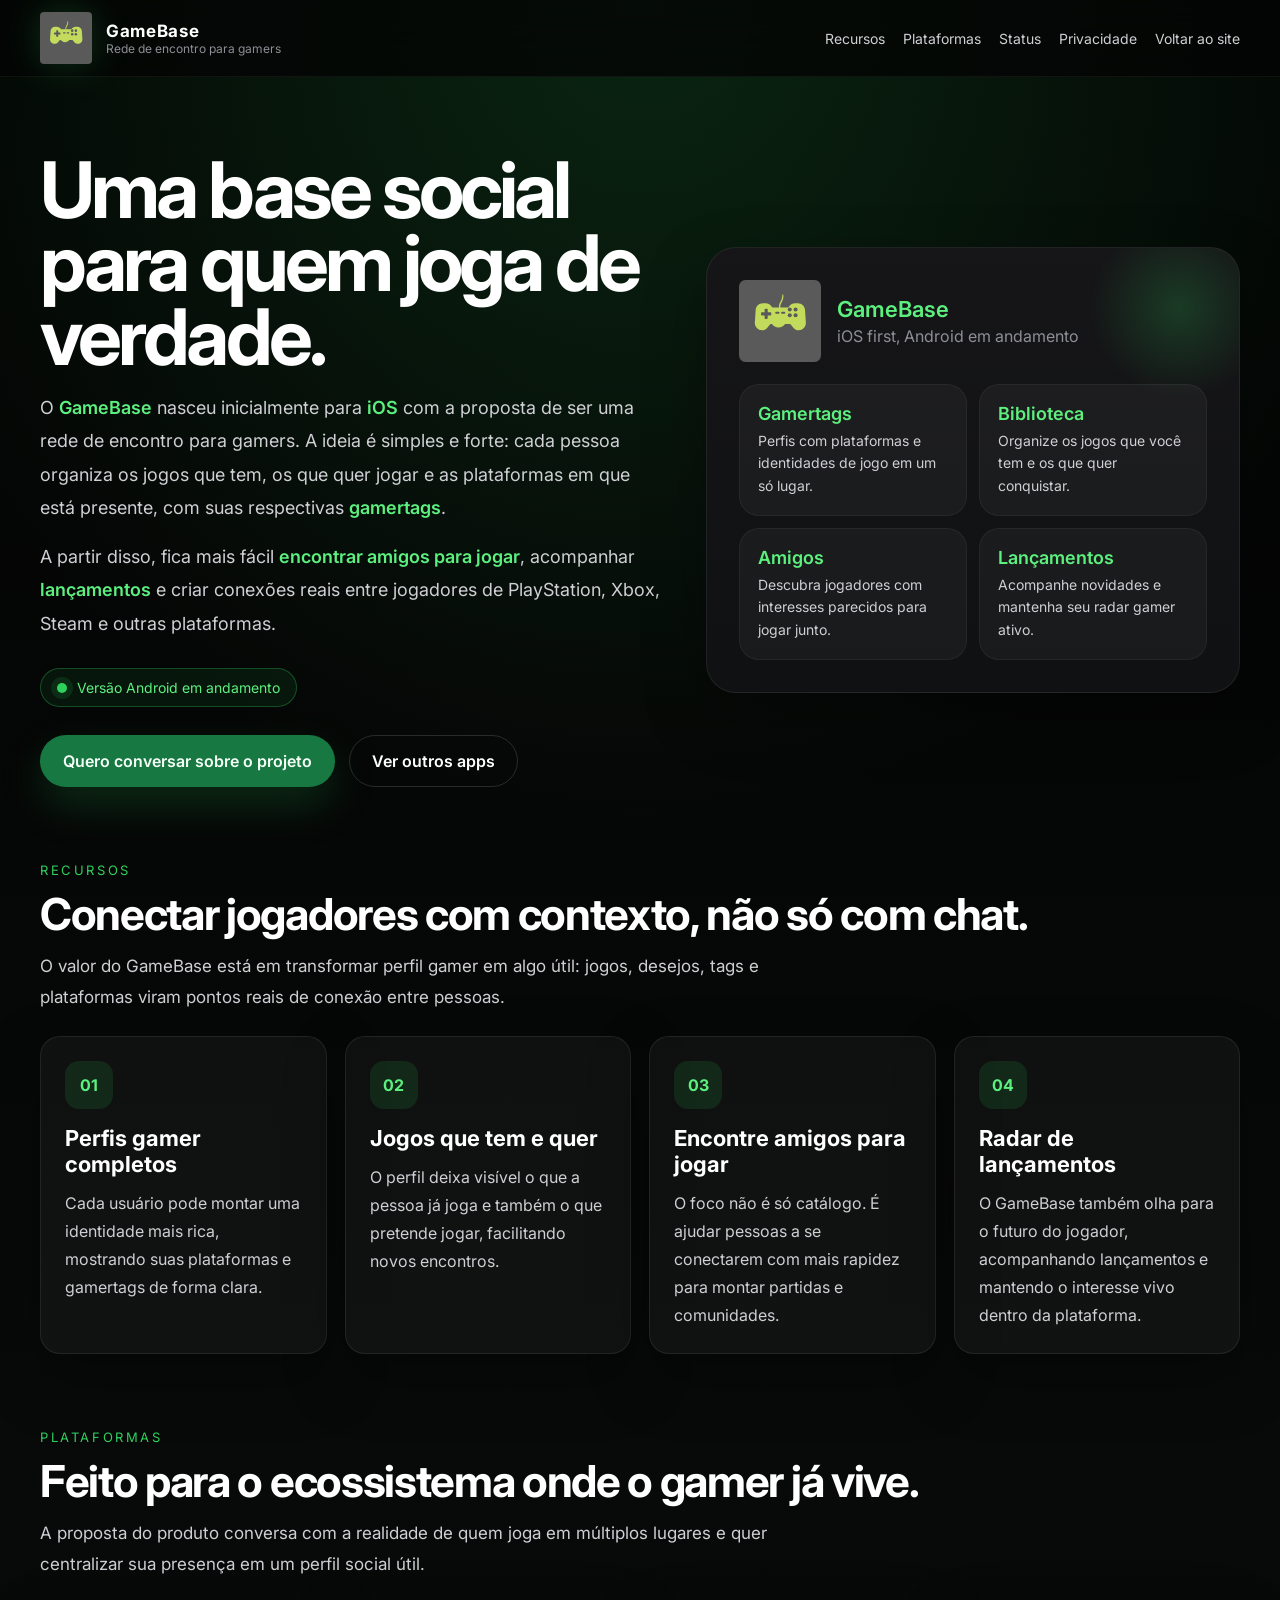
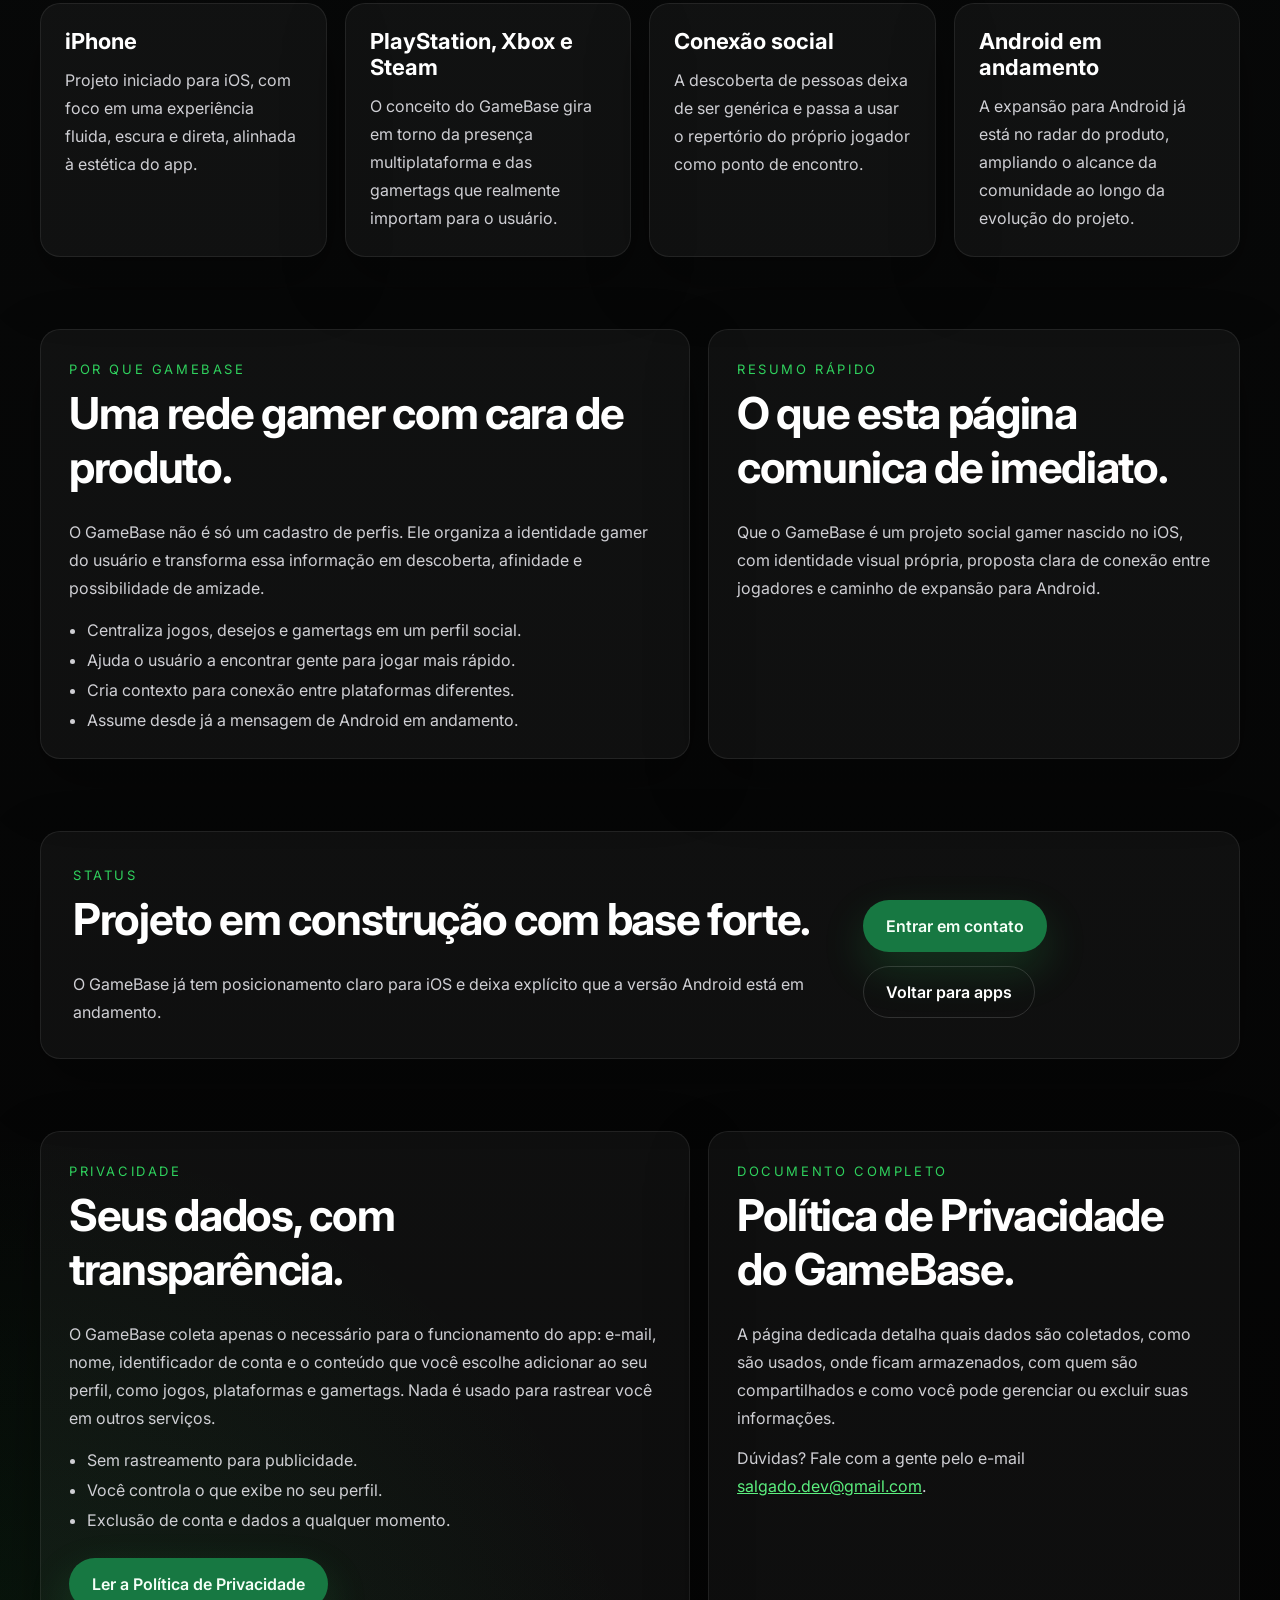
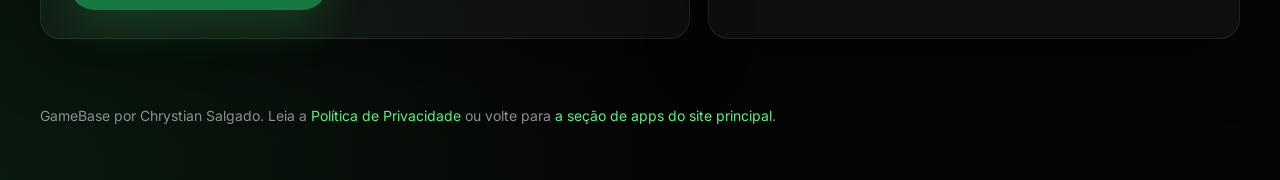
<file: gamebase.html>
<!doctype html>
<html lang="pt-BR">
    <head>
        <meta charset="utf-8" />
        <meta name="viewport" content="width=device-width, initial-scale=1" />
        <title>GameBase | Rede social para gamers</title>
        <meta
            name="description"
            content="Conheça o GameBase, projeto iOS pensado para conectar gamers por jogos, plataformas e gamertags, com lançamentos e versão Android em andamento."
        />
        <meta property="og:title" content="GameBase | Encontre seus amigos para jogar" />
        <meta
            property="og:description"
            content="Uma base social para gamers organizarem seus jogos, encontrarem amigos e se conectarem mais rápido."
        />
        <meta property="og:type" content="website" />
        <meta property="og:image" content="img/gamebase/icon.svg" />
        <link rel="preconnect" href="https://fonts.googleapis.com" />
        <link rel="preconnect" href="https://fonts.gstatic.com" crossorigin />
        <link
            href="https://fonts.googleapis.com/css2?family=Inter:wght@300;400;500;600;700;800&amp;display=swap"
            rel="stylesheet"
        />
        <link rel="stylesheet" href="css/gamebase.css" />
    </head>
    <body>
        <header class="topbar">
            <div class="topbar-inner">
                <a class="brand" href="index.html#port">
                    <img
                        class="brand-mark"
                        src="img/gamebase/icon.svg"
                        alt="Ícone do GameBase"
                    />
                    <div class="brand-copy">
                        <strong>GameBase</strong>
                        <span>Rede de encontro para gamers</span>
                    </div>
                </a>
                <nav class="topbar-nav" aria-label="Navegação da página">
                    <a href="#recursos">Recursos</a>
                    <a href="#plataformas">Plataformas</a>
                    <a href="#download">Status</a>
                    <a href="#privacidade">Privacidade</a>
                    <a href="index.html#port">Voltar ao site</a>
                </nav>
            </div>
        </header>

        <main>
            <section class="hero">
                <div class="page-shell hero-grid">
                    <div>
                        <h1>Uma base social para quem joga de verdade.</h1>
                        <p>
                            O <strong>GameBase</strong> nasceu inicialmente para
                            <strong>iOS</strong> com a proposta de ser uma rede
                            de encontro para gamers. A ideia é simples e forte:
                            cada pessoa organiza os jogos que tem, os que quer
                            jogar e as plataformas em que está presente, com
                            suas respectivas <strong>gamertags</strong>.
                        </p>
                        <p>
                            A partir disso, fica mais fácil
                            <strong>encontrar amigos para jogar</strong>,
                            acompanhar <strong>lançamentos</strong> e criar
                            conexões reais entre jogadores de PlayStation, Xbox,
                            Steam e outras plataformas.
                        </p>

                        <div class="status-inline" id="download">
                            Versão Android em andamento
                        </div>

                        <div class="cta-row">
                            <a class="button-link primary" href="index.html#contact">
                                Quero conversar sobre o projeto
                            </a>
                            <a class="button-link secondary" href="index.html#port">
                                Ver outros apps
                            </a>
                        </div>
                    </div>

                    <aside class="hero-card" aria-label="Destaques do GameBase">
                        <div class="hero-card-content">
                            <div class="hero-card-header">
                                <img
                                    src="img/gamebase/icon.svg"
                                    alt="Ícone do GameBase"
                                />
                                <div>
                                    <strong>GameBase</strong>
                                    <span>iOS first, Android em andamento</span>
                                </div>
                            </div>

                            <ul class="hero-badges">
                                <li>
                                    <strong>Gamertags</strong>
                                    <span>Perfis com plataformas e identidades de jogo em um só lugar.</span>
                                </li>
                                <li>
                                    <strong>Biblioteca</strong>
                                    <span>Organize os jogos que você tem e os que quer conquistar.</span>
                                </li>
                                <li>
                                    <strong>Amigos</strong>
                                    <span>Descubra jogadores com interesses parecidos para jogar junto.</span>
                                </li>
                                <li>
                                    <strong>Lançamentos</strong>
                                    <span>Acompanhe novidades e mantenha seu radar gamer ativo.</span>
                                </li>
                            </ul>
                        </div>
                    </aside>
                </div>
            </section>

            <section class="section" id="recursos">
                <div class="page-shell">
                    <div class="section-header">
                        <span class="section-kicker">Recursos</span>
                        <h2>Conectar jogadores com contexto, não só com chat.</h2>
                        <p>
                            O valor do GameBase está em transformar perfil gamer
                            em algo útil: jogos, desejos, tags e plataformas
                            viram pontos reais de conexão entre pessoas.
                        </p>
                    </div>

                    <div class="feature-grid">
                        <article class="feature-card">
                            <div class="feature-icon">01</div>
                            <h3>Perfis gamer completos</h3>
                            <p>
                                Cada usuário pode montar uma identidade mais
                                rica, mostrando suas plataformas e gamertags de
                                forma clara.
                            </p>
                        </article>

                        <article class="feature-card">
                            <div class="feature-icon">02</div>
                            <h3>Jogos que tem e quer</h3>
                            <p>
                                O perfil deixa visível o que a pessoa já joga e
                                também o que pretende jogar, facilitando novos
                                encontros.
                            </p>
                        </article>

                        <article class="feature-card">
                            <div class="feature-icon">03</div>
                            <h3>Encontre amigos para jogar</h3>
                            <p>
                                O foco não é só catálogo. É ajudar pessoas a se
                                conectarem com mais rapidez para montar partidas
                                e comunidades.
                            </p>
                        </article>

                        <article class="feature-card">
                            <div class="feature-icon">04</div>
                            <h3>Radar de lançamentos</h3>
                            <p>
                                O GameBase também olha para o futuro do jogador,
                                acompanhando lançamentos e mantendo o interesse
                                vivo dentro da plataforma.
                            </p>
                        </article>
                    </div>
                </div>
            </section>

            <section class="section" id="plataformas">
                <div class="page-shell">
                    <div class="section-header">
                        <span class="section-kicker">Plataformas</span>
                        <h2>Feito para o ecossistema onde o gamer já vive.</h2>
                        <p>
                            A proposta do produto conversa com a realidade de
                            quem joga em múltiplos lugares e quer centralizar
                            sua presença em um perfil social útil.
                        </p>
                    </div>

                    <div class="platform-grid">
                        <article class="platform-card">
                            <h3>iPhone</h3>
                            <p>
                                Projeto iniciado para iOS, com foco em uma
                                experiência fluida, escura e direta, alinhada à
                                estética do app.
                            </p>
                        </article>

                        <article class="platform-card">
                            <h3>PlayStation, Xbox e Steam</h3>
                            <p>
                                O conceito do GameBase gira em torno da presença
                                multiplataforma e das gamertags que realmente
                                importam para o usuário.
                            </p>
                        </article>

                        <article class="platform-card">
                            <h3>Conexão social</h3>
                            <p>
                                A descoberta de pessoas deixa de ser genérica e
                                passa a usar o repertório do próprio jogador
                                como ponto de encontro.
                            </p>
                        </article>

                        <article class="platform-card">
                            <h3>Android em andamento</h3>
                            <p>
                                A expansão para Android já está no radar do
                                produto, ampliando o alcance da comunidade ao
                                longo da evolução do projeto.
                            </p>
                        </article>
                    </div>
                </div>
            </section>

            <section class="section">
                <div class="page-shell info-grid">
                    <article class="info-card">
                        <div class="section-header">
                            <span class="section-kicker">Por que GameBase</span>
                            <h2>Uma rede gamer com cara de produto.</h2>
                        </div>
                        <p>
                            O GameBase não é só um cadastro de perfis. Ele
                            organiza a identidade gamer do usuário e transforma
                            essa informação em descoberta, afinidade e
                            possibilidade de amizade.
                        </p>
                        <ul class="info-list">
                            <li>Centraliza jogos, desejos e gamertags em um perfil social.</li>
                            <li>Ajuda o usuário a encontrar gente para jogar mais rápido.</li>
                            <li>Cria contexto para conexão entre plataformas diferentes.</li>
                            <li>Assume desde já a mensagem de Android em andamento.</li>
                        </ul>
                    </article>

                    <article class="info-card">
                        <div class="section-header">
                            <span class="section-kicker">Resumo rápido</span>
                            <h2>O que esta página comunica de imediato.</h2>
                        </div>
                        <p>
                            Que o GameBase é um projeto social gamer nascido no
                            iOS, com identidade visual própria, proposta clara
                            de conexão entre jogadores e caminho de expansão
                            para Android.
                        </p>
                    </article>
                </div>
            </section>

            <section class="section">
                <div class="page-shell">
                    <div class="cta-panel">
                        <div>
                            <div class="section-header">
                                <span class="section-kicker">Status</span>
                                <h2>Projeto em construção com base forte.</h2>
                            </div>
                            <p>
                                O GameBase já tem posicionamento claro para iOS
                                e deixa explícito que a versão Android está em
                                andamento.
                            </p>
                        </div>

                        <div class="cta-row">
                            <a class="button-link primary" href="index.html#contact">
                                Entrar em contato
                            </a>
                            <a class="button-link secondary" href="index.html#port">
                                Voltar para apps
                            </a>
                        </div>
                    </div>
                </div>
            </section>

            <section class="section" id="privacidade">
                <div class="page-shell info-grid">
                    <article class="info-card">
                        <div class="section-header">
                            <span class="section-kicker">Privacidade</span>
                            <h2>Seus dados, com transparência.</h2>
                        </div>
                        <p>
                            O GameBase coleta apenas o necessário para o
                            funcionamento do app: e-mail, nome, identificador de
                            conta e o conteúdo que você escolhe adicionar ao seu
                            perfil, como jogos, plataformas e gamertags. Nada é
                            usado para rastrear você em outros serviços.
                        </p>
                        <ul class="info-list">
                            <li>Sem rastreamento para publicidade.</li>
                            <li>Você controla o que exibe no seu perfil.</li>
                            <li>Exclusão de conta e dados a qualquer momento.</li>
                        </ul>
                        <div class="cta-row">
                            <a class="button-link primary" href="gamebase-politica.html">
                                Ler a Política de Privacidade
                            </a>
                        </div>
                    </article>

                    <article class="info-card">
                        <div class="section-header">
                            <span class="section-kicker">Documento completo</span>
                            <h2>Política de Privacidade do GameBase.</h2>
                        </div>
                        <p>
                            A página dedicada detalha quais dados são coletados,
                            como são usados, onde ficam armazenados, com quem são
                            compartilhados e como você pode gerenciar ou excluir
                            suas informações.
                        </p>
                        <p style="margin-top: 12px;">
                            Dúvidas? Fale com a gente pelo e-mail
                            <a href="mailto:salgado.dev@gmail.com" style="color: var(--color-accent-light);">salgado.dev@gmail.com</a>.
                        </p>
                    </article>
                </div>
            </section>
        </main>

        <footer class="footer">
            <div class="page-shell">
                GameBase por Chrystian Salgado. Leia a
                <a href="gamebase-politica.html">Política de Privacidade</a> ou volte para
                <a href="index.html#port">a seção de apps do site principal</a>.
            </div>
        </footer>
    </body>
</html>
</file>
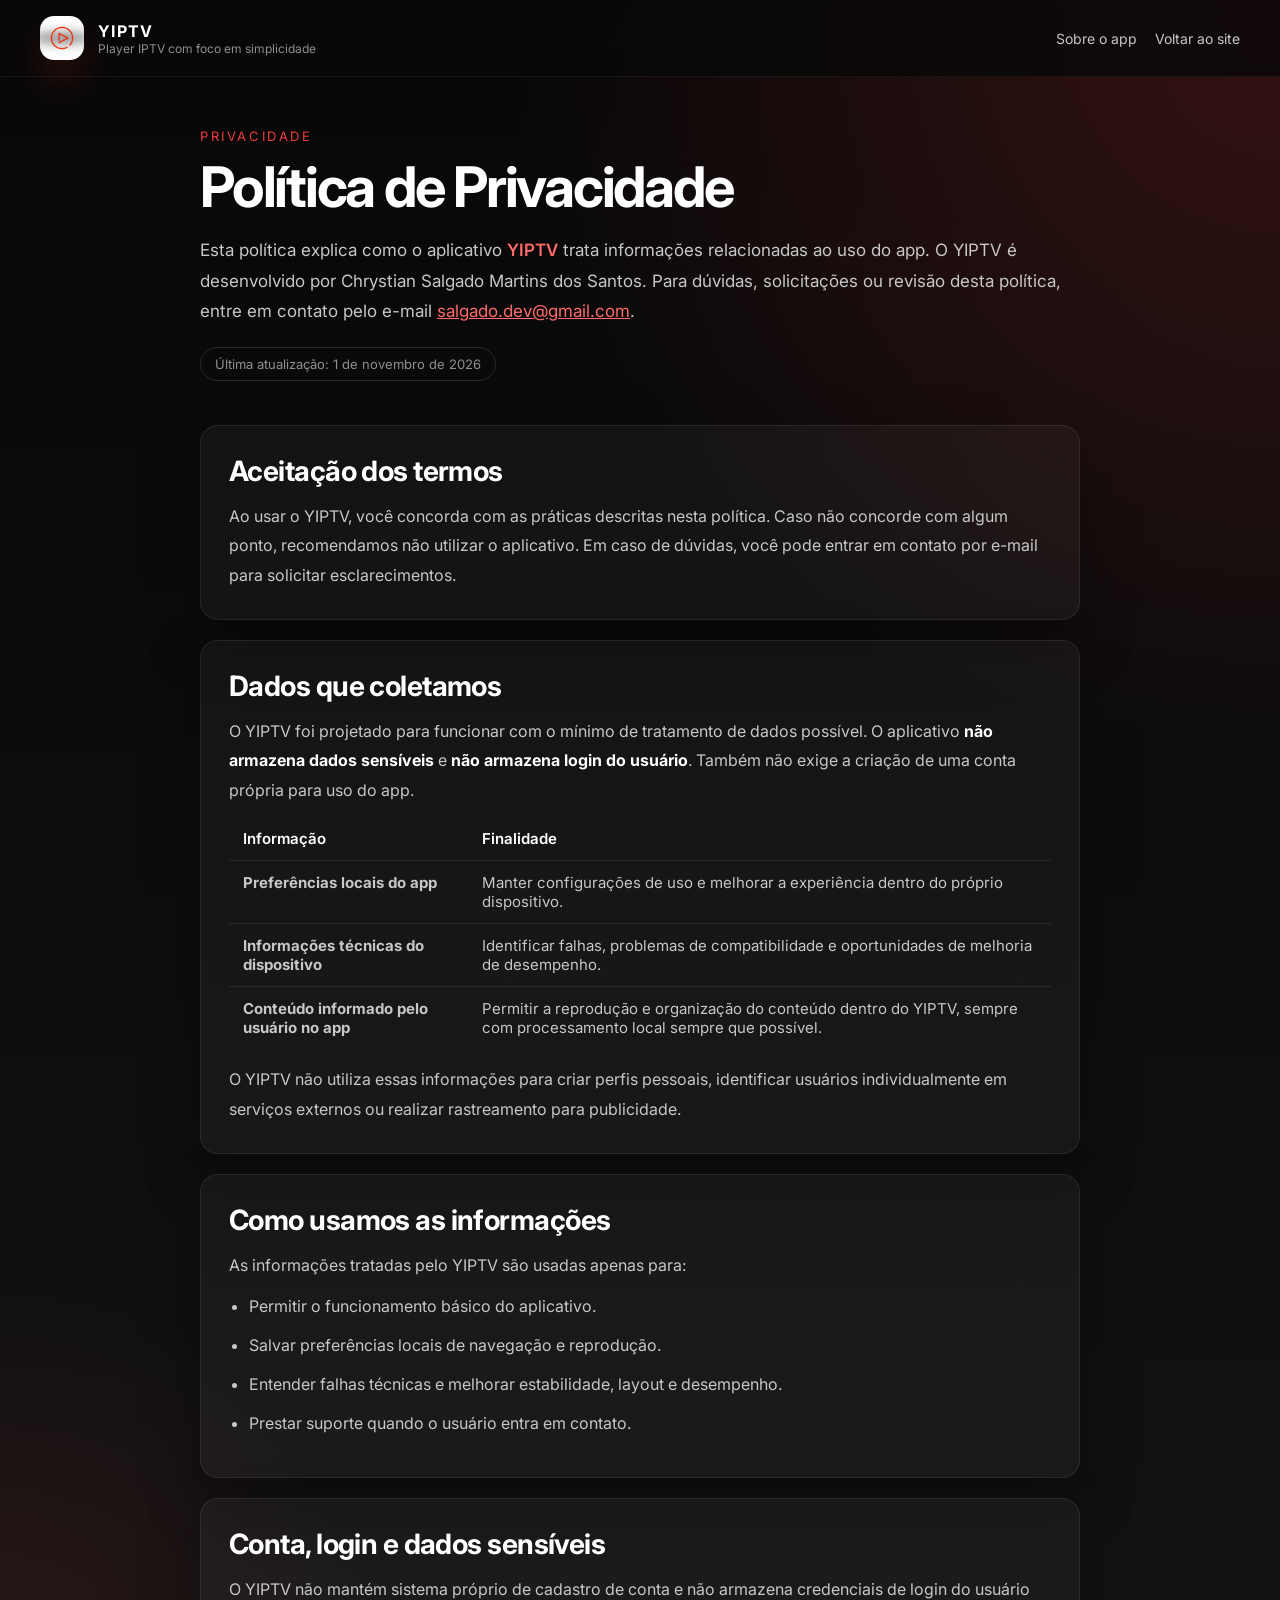
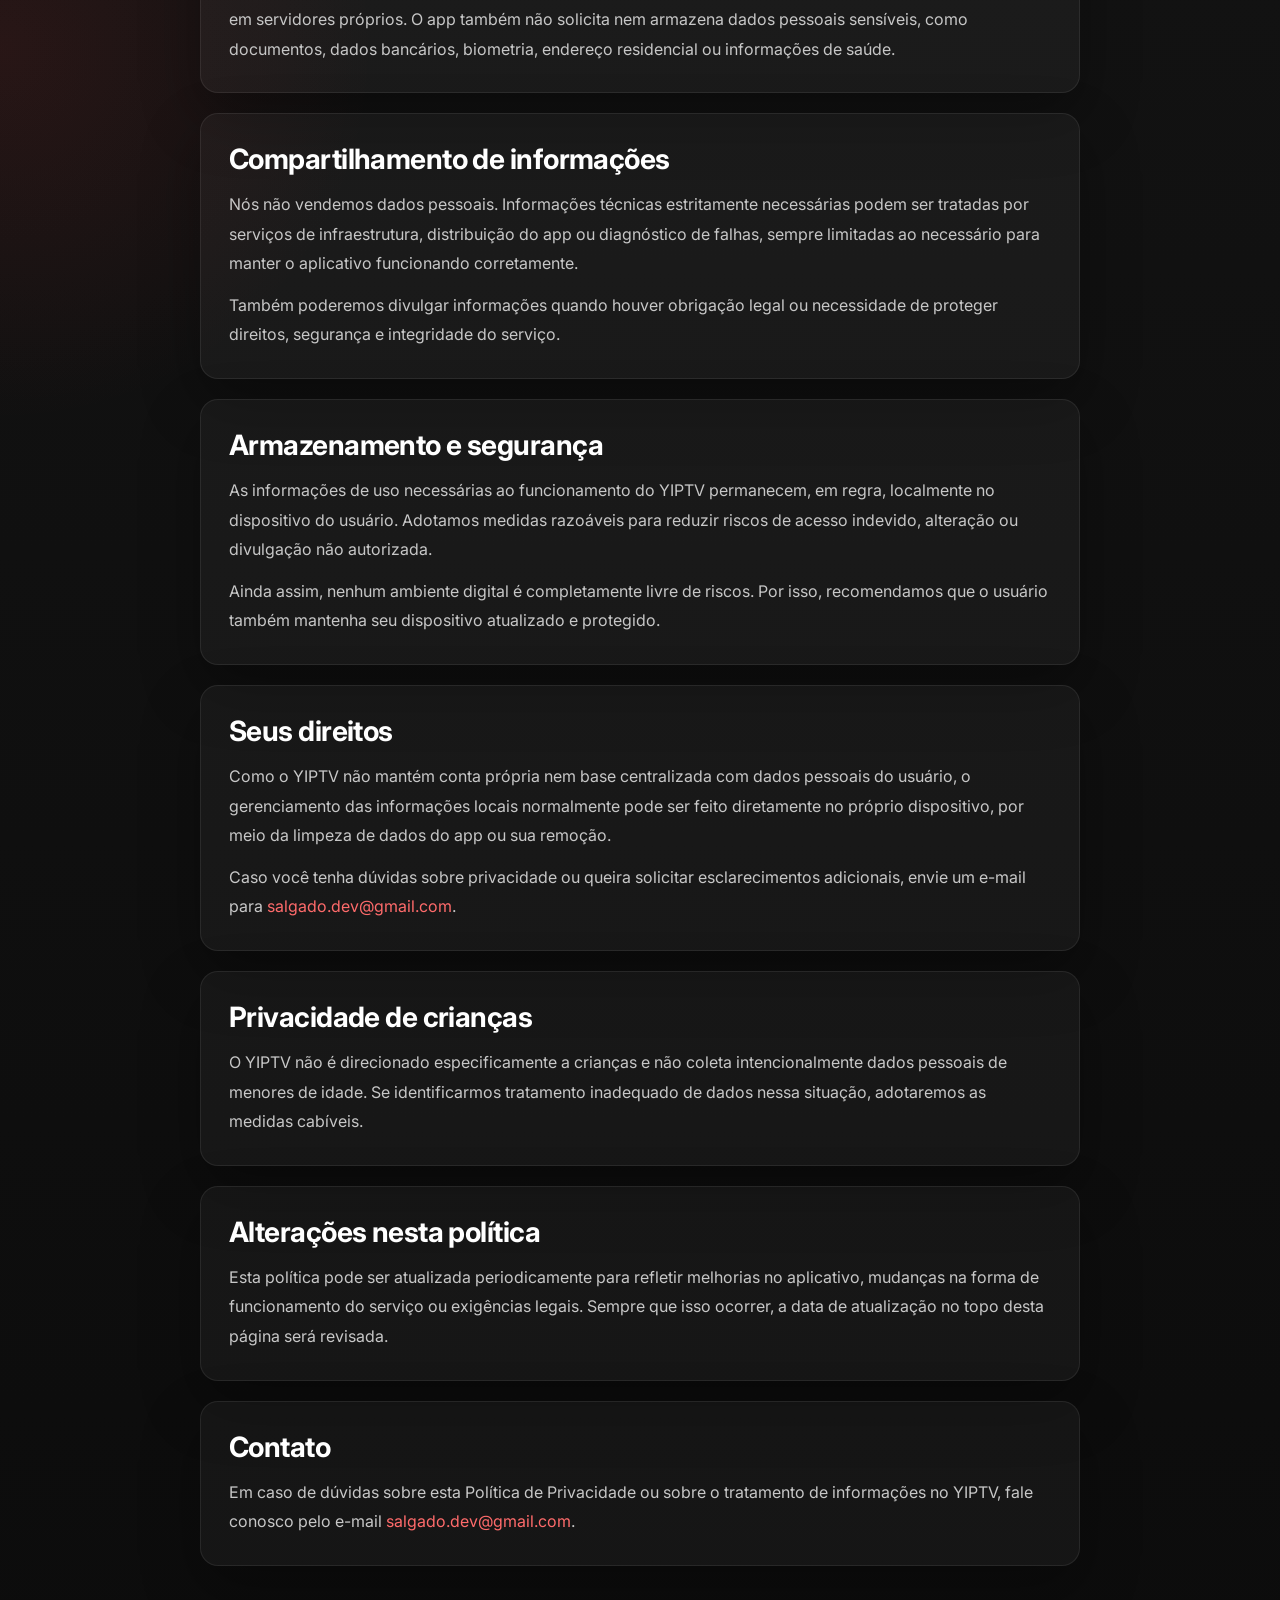
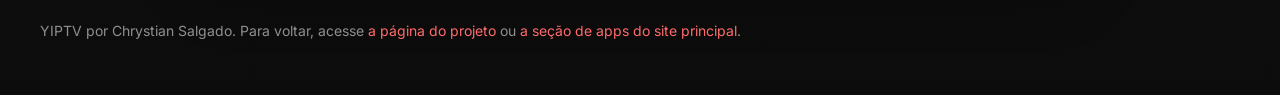
<file: yiptv-politica.html>
<!doctype html>
<html lang="pt-BR">
    <head>
        <meta charset="utf-8" />
        <meta name="viewport" content="width=device-width, initial-scale=1" />
        <title>Política de Privacidade | YIPTV</title>
        <meta
            name="description"
            content="Política de Privacidade do YIPTV. Entenda como o app trata informações técnicas, dados locais e preferências do usuário."
        />
        <meta property="og:title" content="Política de Privacidade | YIPTV" />
        <meta
            property="og:description"
            content="Saiba como o YIPTV lida com privacidade, dados locais do dispositivo e informações técnicas necessárias para o funcionamento do app."
        />
        <meta property="og:type" content="website" />
        <meta property="og:image" content="img/yiptv/icon.jpg" />
        <link rel="preconnect" href="https://fonts.googleapis.com" />
        <link rel="preconnect" href="https://fonts.gstatic.com" crossorigin />
        <link
            href="https://fonts.googleapis.com/css2?family=Inter:wght@300;400;500;600;700;800&amp;display=swap"
            rel="stylesheet"
        />
        <link rel="stylesheet" href="css/yiptv.css" />
        <style>
            .policy {
                padding: 48px 0 24px;
            }

            .policy-shell {
                width: min(100% - 32px, 880px);
                margin: 0 auto;
            }

            .policy-updated {
                display: inline-flex;
                align-items: center;
                margin-top: 20px;
                padding: 8px 14px;
                border-radius: 999px;
                border: 1px solid rgba(255, 255, 255, 0.12);
                color: var(--color-text-muted);
                font-size: 13px;
            }

            .policy-block {
                margin-top: 20px;
                padding: 28px;
                border-radius: var(--radius-md);
                border: 1px solid var(--color-border);
                background: var(--color-surface);
                box-shadow: var(--shadow-card);
            }

            .policy-block h2 {
                margin: 0 0 14px;
                font-size: clamp(22px, 3vw, 28px);
                letter-spacing: -0.02em;
            }

            .policy-block h3 {
                margin: 22px 0 8px;
                font-size: 18px;
                color: var(--color-gold-light);
            }

            .policy-block p {
                margin: 0 0 12px;
                color: var(--color-text-light);
                line-height: 1.85;
                font-size: 16px;
            }

            .policy-block p:last-child {
                margin-bottom: 0;
            }

            .policy-block a {
                color: var(--color-gold-light);
                text-decoration: none;
            }

            .policy-block a:hover {
                text-decoration: underline;
            }

            .policy-list {
                margin: 0 0 12px;
                padding-left: 20px;
                color: var(--color-text-light);
                line-height: 1.8;
            }

            .policy-list li + li {
                margin-top: 10px;
            }

            .policy-list strong {
                color: var(--color-text);
            }

            .data-table {
                width: 100%;
                margin-top: 12px;
                border-collapse: collapse;
                font-size: 15px;
            }

            .data-table th,
            .data-table td {
                padding: 12px 14px;
                text-align: left;
                border-bottom: 1px solid var(--color-border);
                color: var(--color-text-light);
                vertical-align: top;
            }

            .data-table th {
                color: var(--color-text);
                font-weight: 600;
            }

            .data-table tr:last-child td {
                border-bottom: none;
            }

            @media (max-width: 640px) {
                .data-table,
                .data-table tbody,
                .data-table tr,
                .data-table td,
                .data-table th {
                    display: block;
                    width: 100%;
                }

                .data-table th {
                    display: none;
                }

                .data-table td {
                    border-bottom: none;
                    padding: 4px 0;
                }

                .data-table tr {
                    padding: 14px 0;
                    border-bottom: 1px solid var(--color-border);
                }

                .data-table td::before {
                    content: attr(data-label);
                    display: block;
                    color: var(--color-gold-light);
                    font-size: 12px;
                    text-transform: uppercase;
                    letter-spacing: 0.08em;
                    margin-bottom: 2px;
                }
            }
        </style>
    </head>
    <body>
        <header class="topbar">
            <div class="topbar-inner">
                <a class="brand" href="yiptv.html">
                    <img
                        class="brand-mark"
                        src="img/yiptv/icon.jpg"
                        alt="Ícone do app YIPTV"
                    />
                    <div class="brand-copy">
                        <strong>YIPTV</strong>
                        <span>Player IPTV com foco em simplicidade</span>
                    </div>
                </a>
                <nav class="topbar-nav" aria-label="Navegação da página">
                    <a href="yiptv.html">Sobre o app</a>
                    <a href="index.html#port">Voltar ao site</a>
                </nav>
            </div>
        </header>

        <main>
            <section class="policy">
                <div class="policy-shell">
                    <span class="section-kicker">Privacidade</span>
                    <h1 style="margin: 8px 0 0; font-size: clamp(34px, 6vw, 56px); letter-spacing: -0.04em;">
                        Política de Privacidade
                    </h1>
                    <p style="margin: 14px 0 0; color: var(--color-text-light); font-size: 17px; line-height: 1.8;">
                        Esta política explica como o aplicativo
                        <strong style="color: var(--color-gold-light); font-weight: 600;">YIPTV</strong>
                        trata informações relacionadas ao uso do app. O YIPTV é
                        desenvolvido por Chrystian Salgado Martins dos Santos.
                        Para dúvidas, solicitações ou revisão desta política,
                        entre em contato pelo e-mail
                        <a href="mailto:salgado.dev@gmail.com" style="color: var(--color-gold-light);">salgado.dev@gmail.com</a>.
                    </p>
                    <span class="policy-updated">Última atualização: 1 de novembro de 2026</span>
                </div>
            </section>

            <section class="policy" style="padding-top: 0;">
                <div class="policy-shell">
                    <div class="policy-block">
                        <h2>Aceitação dos termos</h2>
                        <p>
                            Ao usar o YIPTV, você concorda com as práticas
                            descritas nesta política. Caso não concorde com
                            algum ponto, recomendamos não utilizar o aplicativo.
                            Em caso de dúvidas, você pode entrar em contato por
                            e-mail para solicitar esclarecimentos.
                        </p>
                    </div>

                    <div class="policy-block">
                        <h2>Dados que coletamos</h2>
                        <p>
                            O YIPTV foi projetado para funcionar com o mínimo de
                            tratamento de dados possível. O aplicativo
                            <strong style="color: var(--color-text);">não armazena dados sensíveis</strong>
                            e
                            <strong style="color: var(--color-text);">não armazena login do usuário</strong>.
                            Também não exige a criação de uma conta própria para
                            uso do app.
                        </p>
                        <table class="data-table">
                            <thead>
                                <tr>
                                    <th>Informação</th>
                                    <th>Finalidade</th>
                                </tr>
                            </thead>
                            <tbody>
                                <tr>
                                    <td data-label="Informação"><strong>Preferências locais do app</strong></td>
                                    <td data-label="Finalidade">
                                        Manter configurações de uso e melhorar a
                                        experiência dentro do próprio dispositivo.
                                    </td>
                                </tr>
                                <tr>
                                    <td data-label="Informação"><strong>Informações técnicas do dispositivo</strong></td>
                                    <td data-label="Finalidade">
                                        Identificar falhas, problemas de
                                        compatibilidade e oportunidades de
                                        melhoria de desempenho.
                                    </td>
                                </tr>
                                <tr>
                                    <td data-label="Informação"><strong>Conteúdo informado pelo usuário no app</strong></td>
                                    <td data-label="Finalidade">
                                        Permitir a reprodução e organização do
                                        conteúdo dentro do YIPTV, sempre com
                                        processamento local sempre que possível.
                                    </td>
                                </tr>
                            </tbody>
                        </table>
                        <p style="margin-top: 16px;">
                            O YIPTV não utiliza essas informações para criar
                            perfis pessoais, identificar usuários individualmente
                            em serviços externos ou realizar rastreamento para
                            publicidade.
                        </p>
                    </div>

                    <div class="policy-block">
                        <h2>Como usamos as informações</h2>
                        <p>As informações tratadas pelo YIPTV são usadas apenas para:</p>
                        <ul class="policy-list">
                            <li>Permitir o funcionamento básico do aplicativo.</li>
                            <li>Salvar preferências locais de navegação e reprodução.</li>
                            <li>Entender falhas técnicas e melhorar estabilidade, layout e desempenho.</li>
                            <li>Prestar suporte quando o usuário entra em contato.</li>
                        </ul>
                    </div>

                    <div class="policy-block">
                        <h2>Conta, login e dados sensíveis</h2>
                        <p>
                            O YIPTV não mantém sistema próprio de cadastro de
                            conta e não armazena credenciais de login do usuário
                            em servidores próprios. O app também não solicita nem
                            armazena dados pessoais sensíveis, como documentos,
                            dados bancários, biometria, endereço residencial ou
                            informações de saúde.
                        </p>
                    </div>

                    <div class="policy-block">
                        <h2>Compartilhamento de informações</h2>
                        <p>
                            Nós não vendemos dados pessoais. Informações técnicas
                            estritamente necessárias podem ser tratadas por
                            serviços de infraestrutura, distribuição do app ou
                            diagnóstico de falhas, sempre limitadas ao necessário
                            para manter o aplicativo funcionando corretamente.
                        </p>
                        <p>
                            Também poderemos divulgar informações quando houver
                            obrigação legal ou necessidade de proteger direitos,
                            segurança e integridade do serviço.
                        </p>
                    </div>

                    <div class="policy-block">
                        <h2>Armazenamento e segurança</h2>
                        <p>
                            As informações de uso necessárias ao funcionamento do
                            YIPTV permanecem, em regra, localmente no dispositivo
                            do usuário. Adotamos medidas razoáveis para reduzir
                            riscos de acesso indevido, alteração ou divulgação
                            não autorizada.
                        </p>
                        <p>
                            Ainda assim, nenhum ambiente digital é completamente
                            livre de riscos. Por isso, recomendamos que o usuário
                            também mantenha seu dispositivo atualizado e protegido.
                        </p>
                    </div>

                    <div class="policy-block">
                        <h2>Seus direitos</h2>
                        <p>
                            Como o YIPTV não mantém conta própria nem base
                            centralizada com dados pessoais do usuário, o
                            gerenciamento das informações locais normalmente pode
                            ser feito diretamente no próprio dispositivo, por
                            meio da limpeza de dados do app ou sua remoção.
                        </p>
                        <p>
                            Caso você tenha dúvidas sobre privacidade ou queira
                            solicitar esclarecimentos adicionais, envie um e-mail
                            para
                            <a href="mailto:salgado.dev@gmail.com">salgado.dev@gmail.com</a>.
                        </p>
                    </div>

                    <div class="policy-block">
                        <h2>Privacidade de crianças</h2>
                        <p>
                            O YIPTV não é direcionado especificamente a crianças
                            e não coleta intencionalmente dados pessoais de
                            menores de idade. Se identificarmos tratamento
                            inadequado de dados nessa situação, adotaremos as
                            medidas cabíveis.
                        </p>
                    </div>

                    <div class="policy-block">
                        <h2>Alterações nesta política</h2>
                        <p>
                            Esta política pode ser atualizada periodicamente para
                            refletir melhorias no aplicativo, mudanças na forma
                            de funcionamento do serviço ou exigências legais.
                            Sempre que isso ocorrer, a data de atualização no
                            topo desta página será revisada.
                        </p>
                    </div>

                    <div class="policy-block">
                        <h2>Contato</h2>
                        <p>
                            Em caso de dúvidas sobre esta Política de Privacidade
                            ou sobre o tratamento de informações no YIPTV, fale
                            conosco pelo e-mail
                            <a href="mailto:salgado.dev@gmail.com">salgado.dev@gmail.com</a>.
                        </p>
                    </div>
                </div>
            </section>
        </main>

        <footer class="footer">
            <div class="page-shell">
                YIPTV por Chrystian Salgado. Para voltar, acesse
                <a href="yiptv.html">a página do projeto</a> ou
                <a href="index.html#port">a seção de apps do site principal</a>.
            </div>
        </footer>
    </body>
</html>
</file>
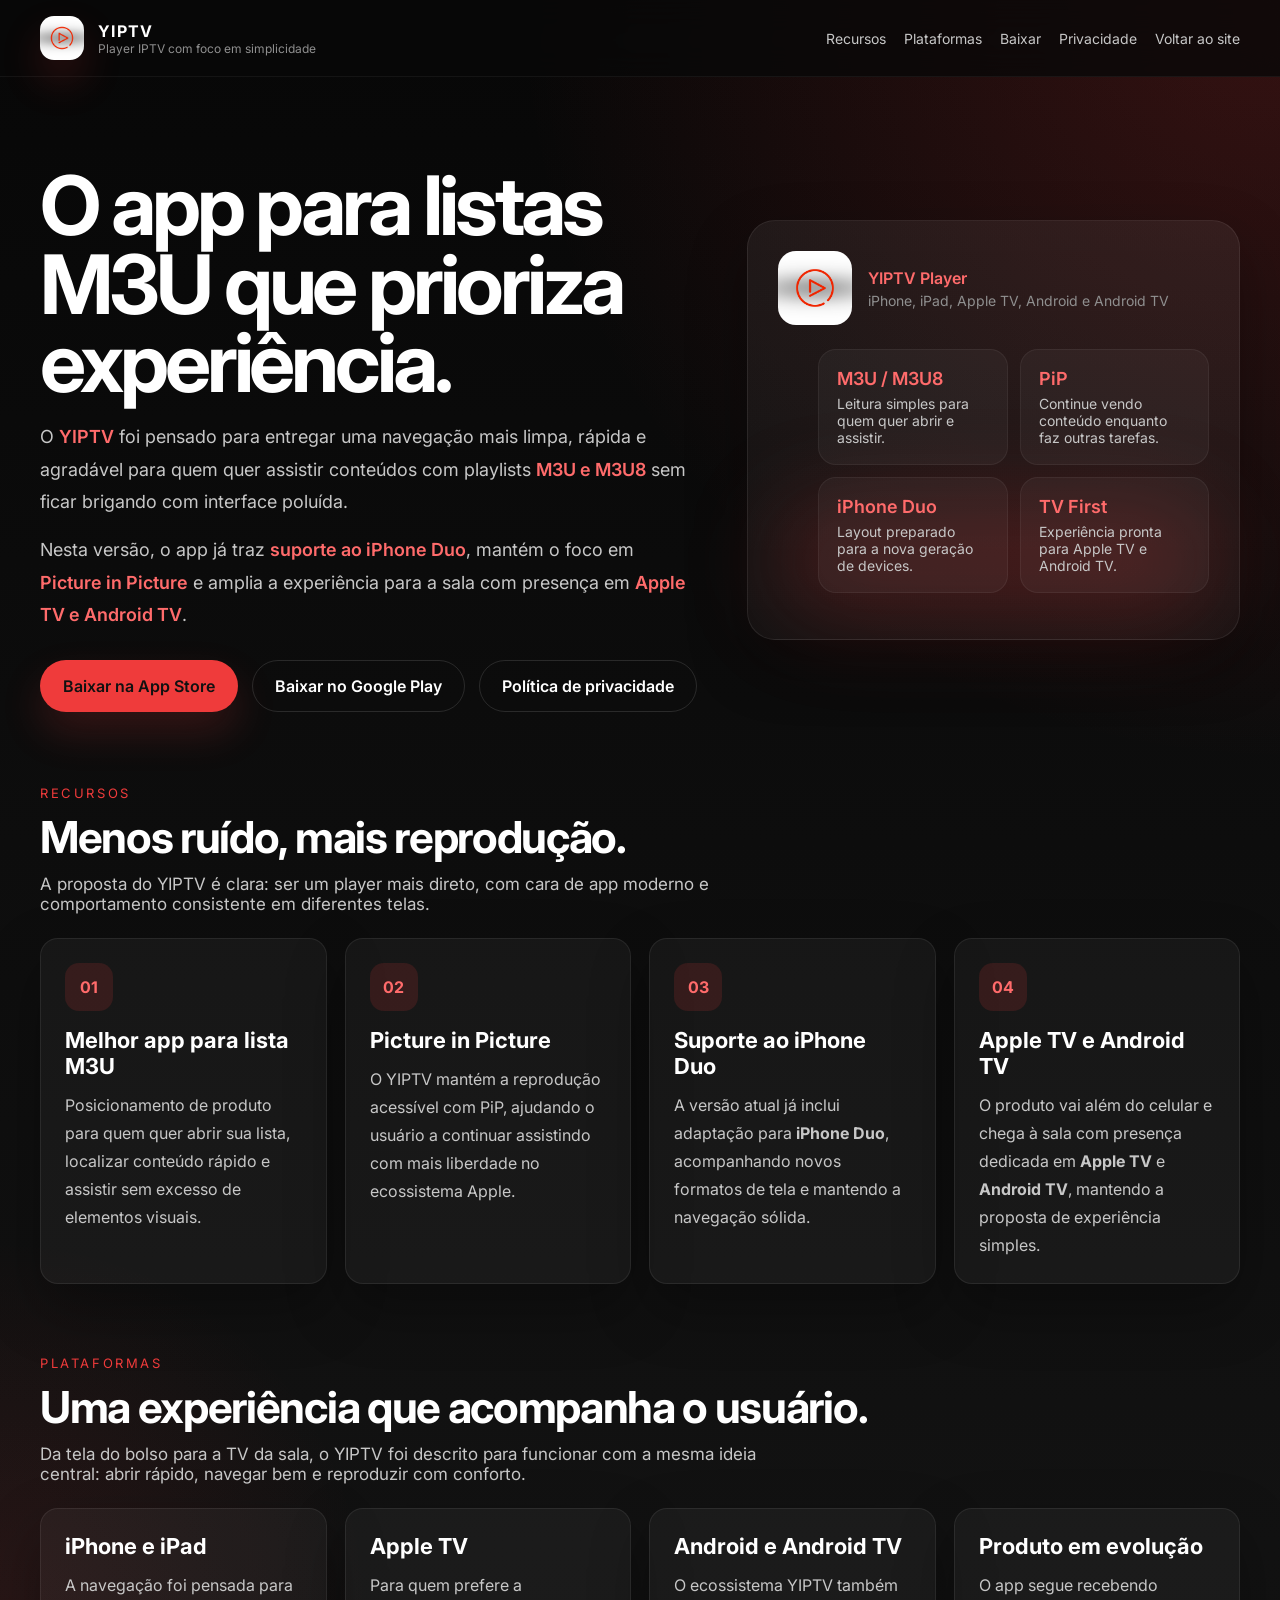
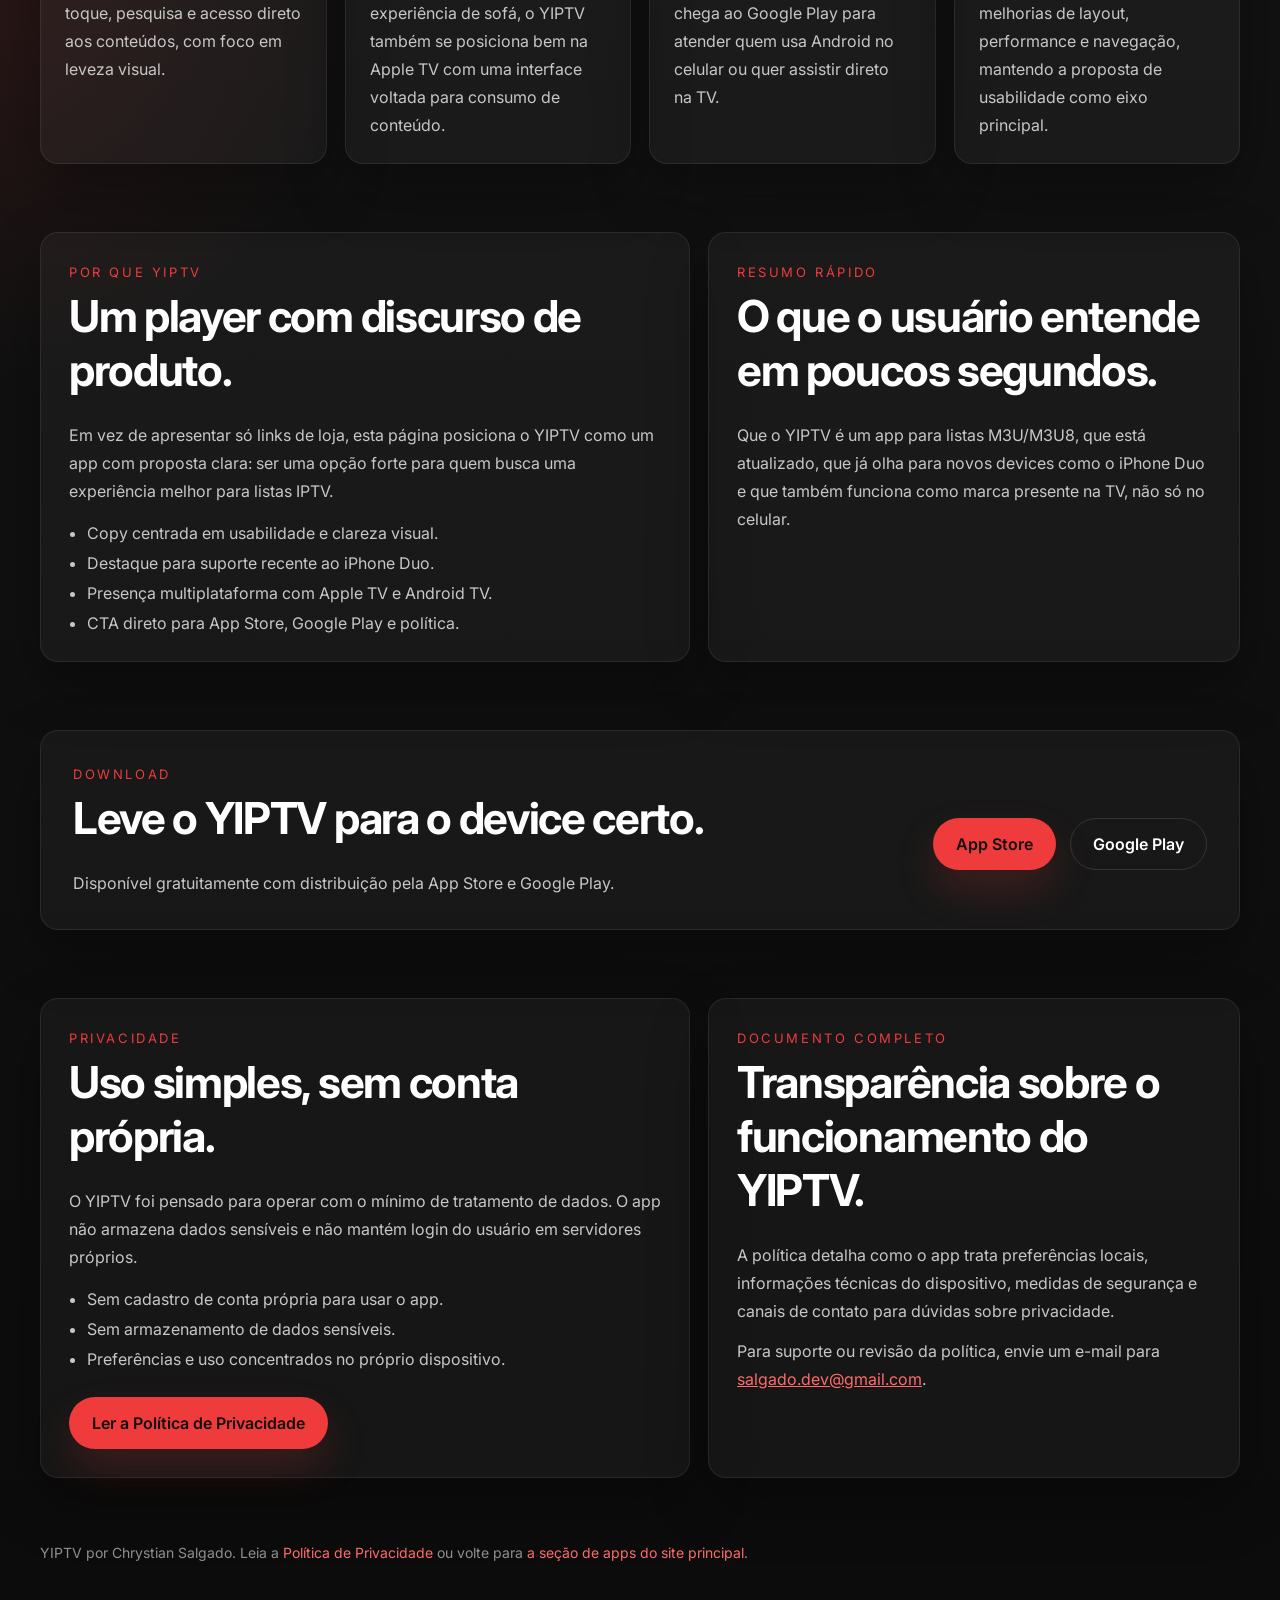
<file: yiptv.html>
<!doctype html>
<html lang="pt-BR">
    <head>
        <meta charset="utf-8" />
        <meta name="viewport" content="width=device-width, initial-scale=1" />
        <title>YIPTV | Player IPTV para iPhone, Apple TV e Android TV</title>
        <meta
            name="description"
            content="Conheça o YIPTV: player IPTV pensado para listas M3U e M3U8, com suporte ao iPhone Duo, Picture in Picture e experiência dedicada para Apple TV e Android TV."
        />
        <meta
            property="og:title"
            content="YIPTV | O app para listas M3U com cara de produto"
        />
        <meta
            property="og:description"
            content="Uma experiência mais limpa para assistir seus conteúdos no iPhone, iPad, Apple TV, Android e Android TV."
        />
        <meta property="og:type" content="website" />
        <meta property="og:image" content="img/yiptv/icon.jpg" />
        <link rel="preconnect" href="https://fonts.googleapis.com" />
        <link rel="preconnect" href="https://fonts.gstatic.com" crossorigin />
        <link
            href="https://fonts.googleapis.com/css2?family=Inter:wght@300;400;500;600;700;800&amp;display=swap"
            rel="stylesheet"
        />
        <link rel="stylesheet" href="css/yiptv.css" />
    </head>
    <body>
        <header class="topbar">
            <div class="topbar-inner">
                <a class="brand" href="index.html#port">
                    <img
                        class="brand-mark"
                        src="img/yiptv/icon.jpg"
                        alt="Ícone do app YIPTV"
                    />
                    <div class="brand-copy">
                        <strong>YIPTV</strong>
                        <span>Player IPTV com foco em simplicidade</span>
                    </div>
                </a>
                <nav class="topbar-nav" aria-label="Navegação da página">
                    <a href="#recursos">Recursos</a>
                    <a href="#plataformas">Plataformas</a>
                    <a href="#download">Baixar</a>
                    <a href="#privacidade">Privacidade</a>
                    <a href="index.html#port">Voltar ao site</a>
                </nav>
            </div>
        </header>

        <main>
            <section class="hero">
                <div class="page-shell hero-grid">
                    <div>
                        <h1>O app para listas M3U que prioriza experiência.</h1>
                        <p>
                            O <strong>YIPTV</strong> foi pensado para entregar uma
                            navegação mais limpa, rápida e agradável para quem
                            quer assistir conteúdos com playlists
                            <strong>M3U e M3U8</strong> sem ficar brigando com
                            interface poluída.
                        </p>
                        <p>
                            Nesta versão, o app já traz
                            <strong>suporte ao iPhone Duo</strong>, mantém o
                            foco em <strong>Picture in Picture</strong> e amplia a
                            experiência para a sala com presença em
                            <strong>Apple TV e Android TV</strong>.
                        </p>
                        <div class="cta-row" id="download">
                            <a
                                class="button-link primary"
                                href="https://apps.apple.com/br/app/yiptv-player/id1621209639?l=en-GB"
                                target="_blank"
                                rel="noopener noreferrer"
                            >
                                Baixar na App Store
                            </a>
                            <a
                                class="button-link secondary"
                                href="https://play.google.com/store/apps/details?id=com.salgadosproductions.yiptv&amp;pli=1"
                                target="_blank"
                                rel="noopener noreferrer"
                            >
                                Baixar no Google Play
                            </a>
                            <a
                                class="button-link secondary"
                                href="yiptv-politica.html"
                            >
                                Política de privacidade
                            </a>
                        </div>
                    </div>

                    <aside class="hero-card" aria-label="Destaques do YIPTV">
                        <div class="hero-card-content">
                            <div class="hero-card-header">
                                <img
                                    src="img/yiptv/icon.jpg"
                                    alt="Ícone do YIPTV"
                                />
                                <div>
                                    <strong>YIPTV Player</strong>
                                    <span>iPhone, iPad, Apple TV, Android e Android TV</span>
                                </div>
                            </div>

                            <ul class="hero-badges">
                                <li>
                                    <strong>M3U / M3U8</strong>
                                    <span>Leitura simples para quem quer abrir e assistir.</span>
                                </li>
                                <li>
                                    <strong>PiP</strong>
                                    <span>Continue vendo conteúdo enquanto faz outras tarefas.</span>
                                </li>
                                <li>
                                    <strong>iPhone Duo</strong>
                                    <span>Layout preparado para a nova geração de devices.</span>
                                </li>
                                <li>
                                    <strong>TV First</strong>
                                    <span>Experiência pronta para Apple TV e Android TV.</span>
                                </li>
                            </ul>
                        </div>
                    </aside>
                </div>
            </section>

            <section class="section" id="recursos">
                <div class="page-shell">
                    <div class="section-header">
                        <span class="section-kicker">Recursos</span>
                        <h2>Menos ruído, mais reprodução.</h2>
                        <p>
                            A proposta do YIPTV é clara: ser um player mais
                            direto, com cara de app moderno e comportamento
                            consistente em diferentes telas.
                        </p>
                    </div>

                    <div class="feature-grid">
                        <article class="feature-card">
                            <div class="feature-icon">01</div>
                            <h3>Melhor app para lista M3U</h3>
                            <p>
                                Posicionamento de produto para quem quer abrir
                                sua lista, localizar conteúdo rápido e assistir
                                sem excesso de elementos visuais.
                            </p>
                        </article>

                        <article class="feature-card">
                            <div class="feature-icon">02</div>
                            <h3>Picture in Picture</h3>
                            <p>
                                O YIPTV mantém a reprodução acessível com PiP,
                                ajudando o usuário a continuar assistindo com
                                mais liberdade no ecossistema Apple.
                            </p>
                        </article>

                        <article class="feature-card">
                            <div class="feature-icon">03</div>
                            <h3>Suporte ao iPhone Duo</h3>
                            <p>
                                A versão atual já inclui adaptação para
                                <strong>iPhone Duo</strong>, acompanhando novos
                                formatos de tela e mantendo a navegação sólida.
                            </p>
                        </article>

                        <article class="feature-card">
                            <div class="feature-icon">04</div>
                            <h3>Apple TV e Android TV</h3>
                            <p>
                                O produto vai além do celular e chega à sala com
                                presença dedicada em <strong>Apple TV</strong> e
                                <strong>Android TV</strong>, mantendo a proposta
                                de experiência simples.
                            </p>
                        </article>
                    </div>
                </div>
            </section>

            <section class="section" id="plataformas">
                <div class="page-shell">
                    <div class="section-header">
                        <span class="section-kicker">Plataformas</span>
                        <h2>Uma experiência que acompanha o usuário.</h2>
                        <p>
                            Da tela do bolso para a TV da sala, o YIPTV foi
                            descrito para funcionar com a mesma ideia central:
                            abrir rápido, navegar bem e reproduzir com conforto.
                        </p>
                    </div>

                    <div class="platform-grid">
                        <article class="platform-card">
                            <h3>iPhone e iPad</h3>
                            <p>
                                A navegação foi pensada para toque, pesquisa e
                                acesso direto aos conteúdos, com foco em leveza
                                visual.
                            </p>
                        </article>

                        <article class="platform-card">
                            <h3>Apple TV</h3>
                            <p>
                                Para quem prefere a experiência de sofá, o
                                YIPTV também se posiciona bem na Apple TV com
                                uma interface voltada para consumo de conteúdo.
                            </p>
                        </article>

                        <article class="platform-card">
                            <h3>Android e Android TV</h3>
                            <p>
                                O ecossistema YIPTV também chega ao Google Play
                                para atender quem usa Android no celular ou quer
                                assistir direto na TV.
                            </p>
                        </article>

                        <article class="platform-card">
                            <h3>Produto em evolução</h3>
                            <p>
                                O app segue recebendo melhorias de layout,
                                performance e navegação, mantendo a proposta de
                                usabilidade como eixo principal.
                            </p>
                        </article>
                    </div>
                </div>
            </section>

            <section class="section">
                <div class="page-shell info-grid">
                    <article class="info-card">
                        <div class="section-header">
                            <span class="section-kicker">Por que YIPTV</span>
                            <h2>Um player com discurso de produto.</h2>
                        </div>
                        <p>
                            Em vez de apresentar só links de loja, esta página
                            posiciona o YIPTV como um app com proposta clara:
                            ser uma opção forte para quem busca uma experiência
                            melhor para listas IPTV.
                        </p>
                        <ul class="info-list">
                            <li>Copy centrada em usabilidade e clareza visual.</li>
                            <li>Destaque para suporte recente ao iPhone Duo.</li>
                            <li>Presença multiplataforma com Apple TV e Android TV.</li>
                            <li>CTA direto para App Store, Google Play e política.</li>
                        </ul>
                    </article>

                    <article class="info-card">
                        <div class="section-header">
                            <span class="section-kicker">Resumo rápido</span>
                            <h2>O que o usuário entende em poucos segundos.</h2>
                        </div>
                        <p>
                            Que o YIPTV é um app para listas M3U/M3U8, que está
                            atualizado, que já olha para novos devices como o
                            iPhone Duo e que também funciona como marca presente
                            na TV, não só no celular.
                        </p>
                    </article>
                </div>
            </section>

            <section class="section">
                <div class="page-shell">
                    <div class="cta-panel">
                        <div>
                            <div class="section-header">
                                <span class="section-kicker">Download</span>
                                <h2>Leve o YIPTV para o device certo.</h2>
                            </div>
                            <p>
                                Disponível gratuitamente com distribuição pela
                                App Store e Google Play.
                            </p>
                        </div>

                        <div class="cta-row">
                            <a
                                class="button-link primary"
                                href="https://apps.apple.com/br/app/yiptv-player/id1621209639?l=en-GB"
                                target="_blank"
                                rel="noopener noreferrer"
                            >
                                App Store
                            </a>
                            <a
                                class="button-link secondary"
                                href="https://play.google.com/store/apps/details?id=com.salgadosproductions.yiptv&amp;pli=1"
                                target="_blank"
                                rel="noopener noreferrer"
                            >
                                Google Play
                            </a>
                        </div>
                    </div>
                </div>
            </section>

            <section class="section" id="privacidade">
                <div class="page-shell info-grid">
                    <article class="info-card">
                        <div class="section-header">
                            <span class="section-kicker">Privacidade</span>
                            <h2>Uso simples, sem conta própria.</h2>
                        </div>
                        <p>
                            O YIPTV foi pensado para operar com o mínimo de
                            tratamento de dados. O app não armazena dados
                            sensíveis e não mantém login do usuário em servidores
                            próprios.
                        </p>
                        <ul class="info-list">
                            <li>Sem cadastro de conta própria para usar o app.</li>
                            <li>Sem armazenamento de dados sensíveis.</li>
                            <li>Preferências e uso concentrados no próprio dispositivo.</li>
                        </ul>
                        <div class="cta-row">
                            <a class="button-link primary" href="yiptv-politica.html">
                                Ler a Política de Privacidade
                            </a>
                        </div>
                    </article>

                    <article class="info-card">
                        <div class="section-header">
                            <span class="section-kicker">Documento completo</span>
                            <h2>Transparência sobre o funcionamento do YIPTV.</h2>
                        </div>
                        <p>
                            A política detalha como o app trata preferências
                            locais, informações técnicas do dispositivo, medidas
                            de segurança e canais de contato para dúvidas sobre
                            privacidade.
                        </p>
                        <p style="margin-top: 12px;">
                            Para suporte ou revisão da política, envie um e-mail
                            para
                            <a href="mailto:salgado.dev@gmail.com" style="color: var(--color-gold-light);">salgado.dev@gmail.com</a>.
                        </p>
                    </article>
                </div>
            </section>
        </main>

        <footer class="footer">
            <div class="page-shell">
                YIPTV por Chrystian Salgado. Leia a
                <a href="yiptv-politica.html">Política de Privacidade</a> ou volte para
                <a href="index.html#port">a seção de apps do site principal</a>.
            </div>
        </footer>
    </body>
</html>
</file>
<file: css/smartscroll.css>
/* line 1, ../sass/smartscroll.scss */
html, body {
  margin: 0;
  padding: 0;
}
</file>
<file: style.css>
/* ============================================
   MODERN PORTFOLIO STYLES - ViktorKav Inspired
   Gold Tone Theme by Chrystian Salgado
   ============================================ */

/* == CSS Variables == */
:root {
    --color-gold: #fcb525;
    --color-gold-light: #ffd066;
    --color-gold-dark: #e6a000;
    --color-bg-dark: #191919;
    --color-bg-darker: #121212;
    --color-bg-medium: #1e1e1e;
    --color-text-white: #ffffff;
    --color-text-light: #b0b0b0;
    --color-text-muted: #808080;
    --color-border: #2a2a2a;
    --font-primary:
        "Inter", -apple-system, BlinkMacSystemFont, "Segoe UI", sans-serif;
    --transition-smooth: all 0.3s cubic-bezier(0.4, 0, 0.2, 1);
    --shadow-card: 0 4px 24px rgba(0, 0, 0, 0.3);
    --shadow-card-hover: 0 8px 32px rgba(252, 181, 37, 0.15);
    --radius-sm: 6px;
    --radius-md: 12px;
    --radius-lg: 16px;
}

/* == Reset & Base == */
* {
    box-sizing: border-box;
    margin: 0;
    padding: 0;
}

html {
    scroll-behavior: auto;
    font-size: 16px;
    height: auto;
}

body {
    font-family: var(--font-primary);
    background-color: var(--color-bg-dark);
    color: var(--color-text-white);
    line-height: 1.6;
    -webkit-font-smoothing: antialiased;
    -moz-osx-font-smoothing: grayscale;
    height: auto;
    overflow-y: visible;
}

/* == Custom Scrollbar == */
::-webkit-scrollbar {
    width: 8px;
}

::-webkit-scrollbar-track {
    background: var(--color-bg-darker);
}

::-webkit-scrollbar-thumb {
    background: var(--color-gold);
    border-radius: 4px;
}

::-webkit-scrollbar-thumb:hover {
    background: var(--color-gold-light);
}

/* == Section Container == */
.section-container {
    max-width: 1200px;
    margin: 0 auto;
    padding: 80px 24px;
}

/* == Section Wrapper Fix == */
.section {
    min-height: 100vh;
    height: auto;
    position: relative;
}

/* == Section Header with Number == */
.section-header {
    text-align: left;
    margin-bottom: 48px;
}

.section-number {
    display: block;
    font-size: 14px;
    font-weight: 600;
    letter-spacing: 3px;
    color: var(--color-gold);
    margin-bottom: 12px;
}

.section-title {
    font-size: 42px;
    font-weight: 300;
    letter-spacing: 8px;
    color: var(--color-text-white);
    margin-bottom: 16px;
    text-transform: uppercase;
}

.section-description {
    font-size: 16px;
    color: var(--color-text-muted);
    font-weight: 300;
}

/* == Language Toggle Button == */
#lang-toggle {
    background: transparent;
    border: 1px solid var(--color-gold);
    color: var(--color-gold);
    padding: 6px 16px;
    font-size: 12px;
    font-weight: 500;
    letter-spacing: 2px;
    border-radius: var(--radius-sm);
    cursor: pointer;
    transition: var(--transition-smooth);
}

#lang-toggle:hover,
#lang-toggle:focus {
    background: var(--color-gold);
    color: var(--color-bg-dark);
}

/* == Hero Section == */
.hero-section {
    min-height: 100vh;
    display: flex;
    flex-direction: column;
    justify-content: center;
    align-items: center;
    background: var(--color-bg-dark);
    padding: 0 24px;
    position: relative;
}

.hero-container {
    width: 100%;
    max-width: 1200px;
    display: flex;
    flex-direction: column;
    justify-content: center;
    align-items: center;
}

.hero-header {
    display: flex;
    justify-content: space-between;
    align-items: center;
    width: 100%;
    margin-bottom: 48px;
    padding: 16px 0;
}

.hero-nav {
    display: flex;
    gap: 32px;
}

.hero-nav a {
    color: var(--color-text-light);
    text-decoration: none;
    font-size: 14px;
    font-weight: 500;
    letter-spacing: 3px;
    transition: var(--transition-smooth);
}

.hero-nav a:hover {
    color: var(--color-gold);
}

/* == Hero Content == */
.hero-content {
    display: flex;
    align-items: center;
    justify-content: center;
    gap: 64px;
    width: 100%;
    max-width: 1000px;
}

.hero-profile {
    flex-shrink: 0;
}

.profile-image-wrapper {
    width: 200px;
    height: 240px;
    border-radius: 18px;
    overflow: hidden;
    border: none;
    box-shadow: var(--shadow-card);
}

.profile-image {
    width: 100%;
    height: 100%;
    object-fit: contain;
    transition: var(--transition-smooth);
}

.profile-image-wrapper:hover .profile-image {
    transform: scale(1.05);
}

.hero-text {
    display: flex;
    flex-direction: column;
    gap: 16px;
}

.hero-name {
    display: flex;
    flex-direction: column;
    gap: 4px;
}

.hero-name-first {
    font-size: 56px;
    font-weight: 300;
    letter-spacing: 12px;
    color: var(--color-text-white);
    opacity: 0.9;
}

.hero-name-last {
    font-size: 56px;
    font-weight: 300;
    letter-spacing: 12px;
    color: var(--color-text-white);
    opacity: 0.9;
}

.hero-role {
    font-size: 20px;
    font-weight: 400;
    letter-spacing: 6px;
    color: var(--color-gold);
    margin-top: 8px;
}

.hero-social {
    display: flex;
    gap: 16px;
    margin-top: 24px;
}

.social-link {
    display: flex;
    align-items: center;
    justify-content: center;
    width: 44px;
    height: 44px;
    border-radius: 50%;
    border: 1px solid var(--color-border);
    transition: var(--transition-smooth);
}

.social-link:hover {
    border-color: var(--color-gold);
    transform: translateY(-2px);
    box-shadow: var(--shadow-card-hover);
}

.social-icon {
    width: 24px;
    height: 24px;
    filter: brightness(0) invert(0.7);
    transition: var(--transition-smooth);
}

.social-link:hover .social-icon {
    filter: brightness(0) invert(1);
}

/* == Scroll Indicator == */
.scroll-indicator {
    position: absolute;
    bottom: 40px;
    left: 50%;
    transform: translateX(-50%);
    display: flex;
    justify-content: center;
}

.scroll-indicator a {
    display: flex;
    flex-direction: column;
    align-items: center;
    gap: 8px;
    color: var(--color-text-muted);
    text-decoration: none;
    font-size: 12px;
    letter-spacing: 2px;
    transition: var(--transition-smooth);
}

.scroll-indicator a:hover {
    color: var(--color-gold);
}

.scroll-text {
    writing-mode: vertical-lr;
    text-orientation: mixed;
}

.scroll-arrow {
    animation: bounce 2s infinite;
}

@keyframes bounce {
    0%,
    20%,
    50%,
    80%,
    100% {
        transform: translateY(0);
    }
    40% {
        transform: translateY(10px);
    }
    60% {
        transform: translateY(5px);
    }
}

/* == Career Section == */
.career-section {
    background: var(--color-bg-darker);
    min-height: 100vh;
}

.career-content {
    display: flex;
    gap: 48px;
}

.career-nav {
    flex: 0 0 300px;
}

.career-detail {
    flex: 1;
}

/* == Career Navigation Pills == */
.nav.flex-column {
    display: flex;
    flex-direction: column;
    gap: 8px;
}

.nav-link {
    display: block;
    background: transparent;
    border: none;
    border-left: 2px solid transparent;
    color: var(--color-text-light);
    padding: 16px 20px;
    text-align: left;
    text-decoration: none;
    font-size: 16px;
    font-weight: 400;
    letter-spacing: 1px;
    transition: var(--transition-smooth);
    border-radius: 0 var(--radius-sm) var(--radius-sm) 0;
    cursor: pointer;
}

.nav-link:hover {
    color: var(--color-text-white);
    background: var(--color-bg-medium);
    border-left-color: var(--color-gold);
}

.career-nav .nav-pills .nav-link.active,
.career-nav .nav-link.active {
    color: var(--color-gold) !important;
    background: var(--color-bg-medium) !important;
    border-left-color: var(--color-gold) !important;
    font-weight: 500;
}

.nav-link .dataCareer {
    display: block;
    font-size: 12px;
    color: var(--color-text-muted);
    margin-top: 4px;
    letter-spacing: 1px;
}

/* == Career Tab Content == */
.tab-content {
    padding: 24px 0;
}

.tab-pane {
    font-size: 16px;
    line-height: 1.8;
    color: var(--color-text-light);
    font-weight: 300;
    padding: 16px 0;
}

.tab-pane.active,
.tab-pane.show {
    animation: fadeIn 0.3s ease-in-out;
}

@keyframes fadeIn {
    from {
        opacity: 0;
        transform: translateY(10px);
    }
    to {
        opacity: 1;
        transform: translateY(0);
    }
}

/* == Portfolio Section == */
.portfolio-section {
    background: var(--color-bg-dark);
    min-height: 100vh;
}

.portfolio-content {
    display: flex;
    gap: 48px;
}

.portfolio-tabs {
    flex: 0 0 280px;
    display: flex;
    flex-direction: column;
    gap: 12px;
}

.portfolio-tabs .tablinks {
    display: block;
    width: 100%;
    padding: 16px 20px;
    background: transparent;
    border: 1px solid var(--color-border);
    border-radius: var(--radius-sm);
    color: var(--color-text-light);
    font-family: var(--font-primary);
    font-size: 15px;
    font-weight: 400;
    letter-spacing: 1px;
    text-align: left;
    cursor: pointer;
    transition: var(--transition-smooth);
}

.portfolio-tabs .tablinks:hover {
    border-color: var(--color-gold);
    color: var(--color-gold);
    background: rgba(252, 181, 37, 0.05);
}

.portfolio-tabs .tablinks.active {
    border-color: var(--color-gold);
    color: var(--color-gold);
    background: rgba(252, 181, 37, 0.1);
    font-weight: 500;
}

.portfolio-detail {
    flex: 1;
}

/* == Project Cards == */
.project-card {
    background: var(--color-bg-medium);
    border: 1px solid var(--color-border);
    border-radius: var(--radius-md);
    padding: 40px;
    transition: var(--transition-smooth);
}

.project-card:hover {
    border-color: var(--color-gold);
    box-shadow: var(--shadow-card-hover);
}

.project-title {
    font-size: 28px;
    font-weight: 500;
    letter-spacing: 3px;
    margin-bottom: 20px;
}

.project-description {
    font-size: 16px;
    line-height: 1.8;
    color: var(--color-text-light);
    font-weight: 300;
    margin-bottom: 16px;
}

.project-description a {
    color: var(--color-gold);
    text-decoration: none;
    transition: var(--transition-smooth);
}

.project-description a:hover {
    color: var(--color-gold-light);
    text-decoration: underline;
}

.project-cta {
    font-size: 15px;
    color: var(--color-text-light);
    margin-top: 24px;
}

.project-actions {
    display: flex;
    flex-wrap: wrap;
    gap: 12px;
    align-items: center;
}

/* == Primary Button == */
.btn-primary {
    display: inline-flex;
    align-items: center;
    justify-content: center;
    background: var(--color-gold);
    border: none;
    border-radius: var(--radius-sm);
    color: var(--color-bg-dark);
    padding: 14px 32px;
    font-family: var(--font-primary);
    font-size: 14px;
    font-weight: 600;
    letter-spacing: 2px;
    text-transform: uppercase;
    cursor: pointer;
    transition: var(--transition-smooth);
    min-width: 200px;
    margin-top: 16px;
}

.btn-primary:hover {
    background: var(--color-gold-light);
    transform: translateY(-2px);
    box-shadow: 0 4px 16px rgba(252, 181, 37, 0.3);
}

.btn-primary:active {
    transform: translateY(0);
}

.btn-secondary-outline {
    display: inline-flex;
    align-items: center;
    justify-content: center;
    background: transparent;
    border: 1px solid var(--color-gold);
    border-radius: var(--radius-sm);
    color: var(--color-gold);
    padding: 14px 24px;
    font-family: var(--font-primary);
    font-size: 14px;
    font-weight: 600;
    letter-spacing: 2px;
    text-transform: uppercase;
    cursor: pointer;
    transition: var(--transition-smooth);
    min-width: 200px;
    margin-top: 16px;
}

.btn-secondary-outline:hover {
    color: var(--color-bg-dark);
    background: var(--color-gold);
    transform: translateY(-2px);
}

/* == Tab Content (Portfolio) == */
.tabcontent {
    display: none;
    animation: fadeIn 0.3s ease-in-out;
}

.tabcontent.active {
    display: block;
}

/* == Courses Section == */
.courses-section {
    background: var(--color-bg-darker);
    min-height: 100vh;
}

.courses-content {
    width: 100%;
}

.courses-container {
    display: flex;
    gap: 40px;
    max-width: 1100px;
    margin: 0 auto;
}

/* == Featured Course == */
.courses-featured {
    flex: 0 0 45%;
}

.courses-featured a {
    display: block;
    text-decoration: none;
    transition: var(--transition-smooth);
}

.courses-featured a:hover {
    transform: translateY(-4px);
}

.featured-thumbnail {
    width: 100%;
    border-radius: var(--radius-md);
    box-shadow: var(--shadow-card);
    transition: var(--transition-smooth);
}

.courses-featured a:hover .featured-thumbnail {
    box-shadow: var(--shadow-card-hover);
}

.featured-title {
    font-size: 20px;
    font-weight: 500;
    color: var(--color-text-white);
    letter-spacing: 2px;
    margin-top: 20px;
    text-align: left;
    transition: var(--transition-smooth);
}

.courses-featured a:hover .featured-title {
    color: var(--color-gold);
}

/* == Courses List == */
.courses-list {
    flex: 1;
    display: flex;
    flex-direction: column;
    gap: 16px;
}

.course-list-item {
    display: flex;
    align-items: center;
    gap: 20px;
    padding: 16px;
    background: var(--color-bg-medium);
    border: 1px solid var(--color-border);
    border-radius: var(--radius-md);
    text-decoration: none;
    transition: var(--transition-smooth);
}

.course-list-item:hover {
    border-color: var(--color-gold);
    transform: translateX(8px);
    box-shadow: var(--shadow-card-hover);
}

.list-thumbnail {
    flex-shrink: 0;
    width: 100px;
    height: 75px;
    object-fit: cover;
    border-radius: var(--radius-sm);
    transition: var(--transition-smooth);
}

.course-list-item:hover .list-thumbnail {
    box-shadow: 0 2px 8px rgba(252, 181, 37, 0.2);
}

.list-title {
    flex: 1;
    font-size: 15px;
    font-weight: 400;
    color: var(--color-text-light);
    letter-spacing: 1px;
    margin: 0;
    transition: var(--transition-smooth);
}

.course-list-item:hover .list-title {
    color: var(--color-gold);
}

/* == Contact Section == */
.contact-section {
    background: var(--color-bg-dark);
    min-height: 100vh;
    display: flex;
    flex-direction: column;
}

.contact-content {
    flex: 1;
    display: flex;
    justify-content: center;
    align-items: center;
}

.contact-info {
    text-align: center;
    max-width: 700px;
}

.contact-description {
    font-size: 18px;
    line-height: 1.8;
    color: var(--color-text-light);
    font-weight: 300;
    margin-bottom: 40px;
}

.contact-buttons {
    display: flex;
    justify-content: center;
    gap: 24px;
    flex-wrap: wrap;
}

.btn-contact {
    min-width: 220px;
    height: 56px;
}

/* == Contact Footer (Back to top + Copyright) == */
.contact-footer {
    margin-top: 80px;
    padding-top: 32px;
    border-top: 1px solid var(--color-border);
}

.contact-footer .footer-content {
    max-width: none;
    margin: 0;
}

/* == Footer == */
.footer {
    background: var(--color-bg-darker);
    padding: 40px 24px;
    border-top: 1px solid var(--color-border);
}

.footer-content {
    max-width: 1200px;
    margin: 0 auto;
    display: flex;
    justify-content: space-between;
    align-items: center;
}

.footer-actions {
    display: flex;
    align-items: center;
    gap: 16px;
}

.back-to-top {
    display: flex;
    align-items: center;
    justify-content: center;
    width: 44px;
    height: 44px;
    border-radius: 50%;
    border: 1px solid var(--color-border);
    color: var(--color-text-muted);
    transition: var(--transition-smooth);
}

.back-to-top:hover {
    border-color: var(--color-gold);
    color: var(--color-gold);
    transform: translateY(-2px);
}

.footer-copyright {
    font-size: 13px;
    color: var(--color-text-muted);
    letter-spacing: 1px;
    margin: 0;
}

/* == Responsive Design == */

/* Tablets and small screens (768px and below) */
@media (max-width: 768px) {
    .section-container {
        padding: 60px 20px;
    }

    .section-title {
        font-size: 32px;
        letter-spacing: 6px;
    }

    /* Hero */
    .hero-container {
        padding-top: 40px;
    }

    .hero-header {
        flex-direction: column;
        gap: 20px;
    }

    .hero-content {
        flex-direction: column;
        gap: 40px;
        text-align: center;
    }

    .hero-profile {
        order: -1;
    }

    .profile-image-wrapper {
        width: 180px;
        height: 180px;
    }

    .hero-name-first,
    .hero-name-last {
        font-size: 36px;
        letter-spacing: 8px;
    }

    .hero-role {
        font-size: 16px;
        letter-spacing: 4px;
    }

    .hero-social {
        justify-content: center;
    }

    /* Career */
    .career-content {
        flex-direction: column;
        gap: 32px;
    }

    .career-nav {
        flex: none;
        width: 100%;
    }

    .nav.flex-column {
        flex-direction: row;
        flex-wrap: wrap;
        gap: 8px;
    }

    .nav-link {
        flex: 1 1 auto;
        padding: 12px 16px;
        font-size: 14px;
        text-align: center;
        border-left: none;
        border-bottom: 2px solid transparent;
        border-radius: var(--radius-sm) var(--radius-sm) 0 0;
    }

    .nav-link:hover,
    .nav-link.active {
        border-left-color: transparent;
        border-bottom-color: var(--color-gold);
    }

    /* Portfolio */
    .portfolio-content {
        flex-direction: column;
        gap: 32px;
    }

    .portfolio-tabs {
        flex: none;
        width: 100%;
        flex-direction: row;
        flex-wrap: wrap;
    }

    .portfolio-tabs .tablinks {
        flex: 1 1 auto;
        min-width: 140px;
        padding: 12px 16px;
        font-size: 13px;
        text-align: center;
    }

    .project-card {
        padding: 24px;
    }

    .project-title {
        font-size: 22px;
    }

    /* Courses */
    .courses-container {
        flex-direction: column;
        gap: 32px;
    }

    .courses-featured {
        flex: none;
        width: 100%;
    }

    .featured-title {
        font-size: 18px;
        text-align: center;
    }

    .list-title {
        font-size: 14px;
    }

    /* Contact */
    .contact-buttons {
        flex-direction: column;
        align-items: center;
    }

    .btn-contact {
        width: 100%;
        max-width: 300px;
    }

    /* Footer */
    .footer-content {
        flex-direction: column;
        gap: 20px;
        text-align: center;
    }
}

/* Small phones (480px and below) */
@media (max-width: 480px) {
    html {
        font-size: 14px;
    }

    .section-container {
        padding: 40px 16px;
    }

    .section-title {
        font-size: 26px;
        letter-spacing: 4px;
    }

    .section-number {
        font-size: 12px;
    }

    .hero-name-first,
    .hero-name-last {
        font-size: 28px;
        letter-spacing: 6px;
    }

    .hero-role {
        font-size: 14px;
        letter-spacing: 3px;
    }

    .profile-image-wrapper {
        width: 150px;
        height: 150px;
    }

    .hero-nav {
        gap: 16px;
    }

    .hero-nav a {
        font-size: 12px;
        letter-spacing: 2px;
    }

    .nav-link {
        font-size: 12px;
        padding: 10px 12px;
    }

    .nav-link .dataCareer {
        font-size: 10px;
    }

    .portfolio-tabs .tablinks {
        min-width: 120px;
        font-size: 12px;
        padding: 10px 12px;
    }

    .project-card {
        padding: 20px;
    }

    .project-title {
        font-size: 20px;
    }

    .project-description {
        font-size: 14px;
    }

    .btn-primary {
        width: 100%;
        font-size: 13px;
        padding: 12px 24px;
    }

    .course-list-item {
        padding: 12px;
        gap: 12px;
    }

    .list-thumbnail {
        width: 80px;
        height: 60px;
    }

    .list-title {
        font-size: 13px;
    }

    .contact-description {
        font-size: 16px;
    }

    .scroll-text {
        display: none;
    }
}

/* Extra small phones (320px and below) */
@media (max-width: 320px) {
    .section-title {
        font-size: 22px;
        letter-spacing: 3px;
    }

    .hero-name-first,
    .hero-name-last {
        font-size: 24px;
        letter-spacing: 4px;
    }

    .hero-role {
        font-size: 12px;
        letter-spacing: 2px;
    }

    .hero-nav {
        gap: 12px;
    }

    .hero-nav a {
        font-size: 11px;
    }

    .nav-link {
        font-size: 11px;
        padding: 8px 10px;
    }

    .portfolio-tabs .tablinks {
        min-width: 100px;
        font-size: 11px;
    }
}

/* Large screens (992px and above) */
@media (min-width: 992px) {
    .hero-content {
        gap: 80px;
    }

    .profile-image-wrapper {
        width: 280px;
        height: 280px;
    }

    .hero-name-first,
    .hero-name-last {
        font-size: 64px;
    }

    .hero-role {
        font-size: 22px;
    }

    .career-nav {
        flex: 0 0 320px;
    }
}

/* == Utility Classes == */
.clear {
    clear: both;
}

.text-center {
    text-align: center;
}

.text-light {
    color: var(--color-text-light);
}

/* == Old Classes (Backward Compatibility) == */
#career,
#portfolio,
#courses {
    font-weight: 300;
    font-size: 14px;
    letter-spacing: 3px;
    color: var(--color-text-light);
    text-decoration: none;
    transition: var(--transition-smooth);
}

#career:hover,
#portfolio:hover,
#courses:hover {
    color: var(--color-gold);
}

.titulo-career,
.titulo-port,
.titulo-clients {
    margin-top: 50px;
    font-weight: 300;
    font-size: 42px;
    letter-spacing: 8px;
    color: var(--color-text-white);
}

.tab-content1 {
    font-weight: 300;
    font-size: 16px;
    color: var(--color-text-light);
}

.textPort {
    font-weight: 300;
    font-size: 16px;
    color: var(--color-text-light);
}

.dataCareer {
    display: block;
    font-size: 12px;
    color: var(--color-text-muted);
    margin-top: 4px;
    letter-spacing: 1px;
}

/* Hide old scroll elements */
.rolar {
    display: none
</file>
<file: css/gamebase.css>
:root {
    --color-accent: #2fd15d;
    --color-accent-light: #5cf07f;
    --color-accent-dark: #177842;
    --color-bg-dark: #050505;
    --color-bg-darker: #0a0b0b;
    --color-surface: #141416;
    --color-surface-soft: rgba(255, 255, 255, 0.04);
    --color-text: #ffffff;
    --color-text-light: #cfcfd4;
    --color-text-muted: #8d8e96;
    --color-border: rgba(255, 255, 255, 0.08);
    --shadow-card: 0 24px 60px rgba(0, 0, 0, 0.34);
    --shadow-accent: 0 18px 44px rgba(47, 209, 93, 0.18);
    --radius-sm: 12px;
    --radius-md: 20px;
    --radius-lg: 30px;
    --content-width: 1200px;
    --transition-smooth: all 0.28s ease;
}

* {
    box-sizing: border-box;
}

html {
    scroll-behavior: smooth;
}

body {
    margin: 0;
    font-family: "Inter", -apple-system, BlinkMacSystemFont, "Segoe UI", sans-serif;
    color: var(--color-text);
    background:
        radial-gradient(circle at top center, rgba(47, 209, 93, 0.17), transparent 24%),
        radial-gradient(circle at left bottom, rgba(47, 209, 93, 0.1), transparent 18%),
        linear-gradient(180deg, #020202 0%, #080909 42%, #050505 100%);
}

a {
    color: inherit;
}

img {
    display: block;
    max-width: 100%;
}

.page-shell {
    width: min(100% - 32px, var(--content-width));
    margin: 0 auto;
}

.topbar {
    position: sticky;
    top: 0;
    z-index: 30;
    backdrop-filter: blur(18px);
    background: rgba(5, 5, 5, 0.78);
    border-bottom: 1px solid rgba(255, 255, 255, 0.05);
}

.topbar-inner {
    width: min(100% - 32px, var(--content-width));
    margin: 0 auto;
    min-height: 76px;
    display: flex;
    align-items: center;
    justify-content: space-between;
    gap: 20px;
}

.brand {
    display: flex;
    align-items: center;
    gap: 14px;
    text-decoration: none;
}

.brand-mark {
    width: 52px;
    height: 52px;
    filter: drop-shadow(0 0 18px rgba(47, 209, 93, 0.22));
}

.brand-copy strong,
.brand-copy span {
    display: block;
}

.brand-copy strong {
    font-size: 17px;
    letter-spacing: 0.04em;
}

.brand-copy span {
    font-size: 12px;
    color: var(--color-text-muted);
}

.topbar-nav {
    display: flex;
    align-items: center;
    gap: 18px;
}

.topbar-nav a {
    text-decoration: none;
    color: var(--color-text-light);
    font-size: 14px;
    transition: var(--transition-smooth);
}

.topbar-nav a:hover {
    color: var(--color-accent-light);
}

.hero {
    padding: 76px 0 36px;
}

.hero-grid {
    display: grid;
    grid-template-columns: minmax(0, 1.08fr) minmax(340px, 0.92fr);
    gap: 40px;
    align-items: center;
}

.hero h1 {
    margin: 0 0 18px;
    font-size: clamp(42px, 7vw, 78px);
    line-height: 0.94;
    letter-spacing: -0.05em;
}

.hero p {
    margin: 0;
    max-width: 700px;
    color: var(--color-text-light);
    font-size: 18px;
    line-height: 1.85;
}

.hero p + p {
    margin-top: 16px;
}

.hero strong {
    color: var(--color-accent-light);
    font-weight: 600;
}

.status-inline {
    display: inline-flex;
    align-items: center;
    gap: 10px;
    margin-top: 28px;
    padding: 10px 16px;
    border-radius: 999px;
    border: 1px solid rgba(47, 209, 93, 0.3);
    color: var(--color-accent-light);
    background: rgba(47, 209, 93, 0.08);
    font-size: 14px;
}

.status-inline::before {
    content: "";
    width: 10px;
    height: 10px;
    border-radius: 999px;
    background: var(--color-accent);
    box-shadow: 0 0 0 6px rgba(47, 209, 93, 0.12);
}

.cta-row {
    display: flex;
    flex-wrap: wrap;
    gap: 14px;
    margin-top: 28px;
}

.button-link {
    display: inline-flex;
    align-items: center;
    justify-content: center;
    min-height: 52px;
    padding: 0 22px;
    border-radius: 999px;
    text-decoration: none;
    font-weight: 600;
    border: 1px solid transparent;
    transition: var(--transition-smooth);
}

.button-link.primary {
    background: var(--color-accent-dark);
    color: #f5fff7;
    box-shadow: var(--shadow-accent);
}

.button-link.primary:hover {
    background: var(--color-accent);
    transform: translateY(-2px);
}

.button-link.secondary {
    background: transparent;
    border-color: rgba(255, 255, 255, 0.14);
    color: var(--color-text);
}

.button-link.secondary:hover {
    border-color: rgba(47, 209, 93, 0.45);
    color: var(--color-accent-light);
}

.hero-card {
    position: relative;
    overflow: hidden;
    padding: 32px;
    border-radius: var(--radius-lg);
    background: linear-gradient(180deg, rgba(22, 22, 24, 0.98), rgba(17, 18, 19, 0.94));
    border: 1px solid rgba(255, 255, 255, 0.07);
    box-shadow: var(--shadow-card);
}

.hero-card::after {
    content: "";
    position: absolute;
    right: -30px;
    top: -30px;
    width: 180px;
    height: 180px;
    border-radius: 999px;
    background: radial-gradient(circle, rgba(47, 209, 93, 0.2), transparent 70%);
}

.hero-card-content {
    position: relative;
    z-index: 1;
}

.hero-card-header {
    display: flex;
    align-items: center;
    gap: 16px;
    margin-bottom: 22px;
}

.hero-card-header img {
    width: 82px;
    height: 82px;
}

.hero-card-header strong,
.hero-card-header span {
    display: block;
}

.hero-card-header strong {
    font-size: 22px;
}

.hero-card-header span {
    margin-top: 4px;
    color: var(--color-text-muted);
}

.hero-badges {
    display: grid;
    grid-template-columns: repeat(2, minmax(0, 1fr));
    gap: 12px;
    margin: 0;
    padding: 0;
}

.hero-badges li {
    list-style: none;
    padding: 18px;
    border-radius: var(--radius-md);
    background: rgba(255, 255, 255, 0.04);
    border: 1px solid rgba(255, 255, 255, 0.05);
}

.hero-badges strong,
.hero-badges span {
    display: block;
}

.hero-badges strong {
    margin-bottom: 6px;
    color: var(--color-accent-light);
    font-size: 18px;
}

.hero-badges span {
    color: var(--color-text-light);
    font-size: 14px;
    line-height: 1.6;
}

.section {
    padding: 36px 0;
}

.section-header {
    margin-bottom: 24px;
}

.section-kicker {
    color: var(--color-accent);
    text-transform: uppercase;
    letter-spacing: 0.2em;
    font-size: 13px;
}

.section-header h2 {
    margin: 8px 0 0;
    font-size: clamp(28px, 4vw, 44px);
    letter-spacing: -0.03em;
}

.section-header p {
    margin: 10px 0 0;
    max-width: 760px;
    color: var(--color-text-light);
    font-size: 17px;
    line-height: 1.8;
}

.feature-grid,
.platform-grid {
    display: grid;
    grid-template-columns: repeat(4, minmax(0, 1fr));
    gap: 18px;
}

.feature-card,
.platform-card,
.info-card,
.cta-panel {
    border-radius: var(--radius-md);
    border: 1px solid var(--color-border);
    background: var(--color-surface-soft);
    box-shadow: var(--shadow-card);
}

.feature-card,
.platform-card {
    padding: 24px;
    transition: var(--transition-smooth);
}

.feature-card:hover,
.platform-card:hover {
    transform: translateY(-2px);
    border-color: rgba(47, 209, 93, 0.3);
    box-shadow: var(--shadow-accent);
}

.feature-icon {
    display: inline-flex;
    align-items: center;
    justify-content: center;
    width: 48px;
    height: 48px;
    margin-bottom: 16px;
    border-radius: 14px;
    background: rgba(47, 209, 93, 0.12);
    color: var(--color-accent-light);
    font-weight: 700;
}

.feature-card h3,
.platform-card h3 {
    margin: 0 0 12px;
    font-size: 22px;
}

.feature-card p,
.platform-card p,
.info-card p,
.cta-panel p {
    margin: 0;
    color: var(--color-text-light);
    line-height: 1.75;
}

.info-grid {
    display: grid;
    grid-template-columns: 1.1fr 0.9fr;
    gap: 18px;
}

.info-card {
    padding: 28px;
}

.info-list {
    margin: 18px 0 0;
    padding-left: 18px;
    color: var(--color-text-light);
}

.info-list li + li {
    margin-top: 10px;
}

.cta-panel {
    padding: 32px;
    display: flex;
    justify-content: space-between;
    align-items: center;
    gap: 24px;
}

.footer {
    padding: 32px 0 56px;
    color: var(--color-text-muted);
    font-size: 14px;
}

.footer a {
    color: var(--color-accent-light);
    text-decoration: none;
}

@media (max-width: 1080px) {
    .hero-grid,
    .feature-grid,
    .platform-grid,
    .info-grid {
        grid-template-columns: 1fr;
    }

    .cta-panel {
        flex-direction: column;
        align-items: flex-start;
    }
}

@media (max-width: 720px) {
    .topbar-inner {
        min-height: auto;
        padding: 16px 0;
        flex-direction: column;
        align-items: flex-start;
    }

    .topbar-nav {
        flex-wrap: wrap;
    }

    .hero {
        padding-top: 42px;
    }

    .hero-card,
    .feature-card,
    .platform-card,
    .info-card,
    .cta-panel {
        padding: 22px;
    }

    .hero-badges {
        grid-template-columns: 1fr;
    }

    .button-link {
        width: 100%;
    }
}
</file>
<file: css/yiptv.css>
:root {
    --color-gold: #ef3b3b;
    --color-gold-light: #ff6b6b;
    --color-gold-dark: #c62828;
    --color-bg-dark: #080808;
    --color-bg-darker: #111111;
    --color-bg-medium: #1a1a1a;
    --color-surface: rgba(255, 255, 255, 0.04);
    --color-text: #ffffff;
    --color-text-light: #c7c7c7;
    --color-text-muted: #8f8f8f;
    --color-border: rgba(255, 255, 255, 0.08);
    --shadow-card: 0 24px 60px rgba(0, 0, 0, 0.32);
    --shadow-gold: 0 20px 40px rgba(239, 59, 59, 0.18);
    --radius-sm: 10px;
    --radius-md: 18px;
    --radius-lg: 28px;
    --content-width: 1200px;
    --transition-smooth: all 0.28s ease;
}

* {
    box-sizing: border-box;
}

html {
    scroll-behavior: smooth;
}

body {
    margin: 0;
    font-family: "Inter", -apple-system, BlinkMacSystemFont, "Segoe UI", sans-serif;
    background:
        radial-gradient(circle at top right, rgba(239, 59, 59, 0.2), transparent 22%),
        radial-gradient(circle at left center, rgba(239, 59, 59, 0.1), transparent 18%),
        linear-gradient(180deg, #070707 0%, #121212 48%, #0c0c0c 100%);
    color: var(--color-text);
}

a {
    color: inherit;
}

img {
    max-width: 100%;
    display: block;
}

.page-shell {
    width: min(100% - 32px, var(--content-width));
    margin: 0 auto;
}

.topbar {
    position: sticky;
    top: 0;
    z-index: 20;
    backdrop-filter: blur(16px);
    background: rgba(8, 8, 8, 0.78);
    border-bottom: 1px solid rgba(255, 255, 255, 0.05);
}

.topbar-inner {
    width: min(100% - 32px, var(--content-width));
    margin: 0 auto;
    min-height: 76px;
    display: flex;
    align-items: center;
    justify-content: space-between;
    gap: 20px;
}

.brand {
    display: flex;
    align-items: center;
    gap: 14px;
    text-decoration: none;
}

.brand-mark {
    width: 44px;
    height: 44px;
    border-radius: 14px;
    box-shadow: var(--shadow-gold);
}

.brand-copy strong,
.brand-copy span {
    display: block;
}

.brand-copy strong {
    font-size: 16px;
    letter-spacing: 0.08em;
}

.brand-copy span {
    font-size: 12px;
    color: var(--color-text-muted);
}

.topbar-nav {
    display: flex;
    align-items: center;
    gap: 18px;
}

.topbar-nav a {
    text-decoration: none;
    font-size: 14px;
    color: var(--color-text-light);
    transition: var(--transition-smooth);
}

.topbar-nav a:hover {
    color: var(--color-gold);
}

.hero {
    padding: 72px 0 36px;
}

.hero-grid {
    display: grid;
    grid-template-columns: minmax(0, 1.15fr) minmax(320px, 0.85fr);
    gap: 40px;
    align-items: center;
}

.eyebrow {
    display: inline-flex;
    align-items: center;
    gap: 10px;
    border: 1px solid rgba(239, 59, 59, 0.35);
    border-radius: 999px;
    padding: 10px 16px;
    color: var(--color-gold-light);
    font-size: 13px;
    letter-spacing: 0.08em;
    text-transform: uppercase;
    background: rgba(239, 59, 59, 0.1);
}

.hero h1 {
    margin: 18px 0 18px;
    font-size: clamp(44px, 7vw, 82px);
    line-height: 0.96;
    letter-spacing: -0.05em;
}

.hero p {
    margin: 0;
    font-size: 18px;
    line-height: 1.8;
    color: var(--color-text-light);
    max-width: 650px;
}

.hero p + p {
    margin-top: 16px;
}

.hero strong {
    color: var(--color-gold-light);
    font-weight: 600;
}

.cta-row {
    display: flex;
    flex-wrap: wrap;
    gap: 14px;
    margin-top: 28px;
}

.button-link {
    display: inline-flex;
    align-items: center;
    justify-content: center;
    min-height: 52px;
    padding: 0 22px;
    border-radius: 999px;
    border: 1px solid transparent;
    text-decoration: none;
    font-weight: 600;
    transition: var(--transition-smooth);
}

.button-link.primary {
    background: var(--color-gold);
    color: #111111;
    box-shadow: var(--shadow-gold);
}

.button-link.primary:hover {
    transform: translateY(-2px);
    background: var(--color-gold-light);
}

.button-link.secondary {
    background: transparent;
    border-color: rgba(255, 255, 255, 0.12);
    color: var(--color-text);
}

.button-link.secondary:hover {
    border-color: rgba(239, 59, 59, 0.5);
    color: var(--color-gold-light);
}

.hero-card {
    position: relative;
    padding: 30px;
    background: linear-gradient(180deg, rgba(255, 255, 255, 0.06), rgba(255, 255, 255, 0.03));
    border: 1px solid rgba(255, 255, 255, 0.08);
    border-radius: var(--radius-lg);
    box-shadow: var(--shadow-card);
}

.hero-card::after {
    content: "";
    position: absolute;
    inset: auto 24px 18px;
    height: 120px;
    border-radius: 999px;
    background: rgba(239, 59, 59, 0.2);
    filter: blur(44px);
    z-index: 0;
}

.hero-card-content {
    position: relative;
    z-index: 1;
}

.hero-card-header {
    display: flex;
    align-items: center;
    gap: 16px;
    margin-bottom: 24px;
}

.hero-card-header img {
    width: 74px;
    height: 74px;
    border-radius: 18px;
}

.hero-card-header strong,
.hero-card-header span {
    display: block;
}

.hero-card-header span {
    color: var(--color-text-muted);
    font-size: 14px;
    margin-top: 4px;
}

.hero-badges {
    display: grid;
    grid-template-columns: repeat(2, minmax(0, 1fr));
    gap: 12px;
}

.hero-badges li {
    list-style: none;
    padding: 18px;
    border-radius: var(--radius-md);
    background: rgba(255, 255, 255, 0.04);
    border: 1px solid rgba(255, 255, 255, 0.06);
}

.hero-badges strong,
.hero-badges span {
    display: block;
}

.hero-badges strong {
    color: var(--color-gold-light);
    font-size: 18px;
    margin-bottom: 6px;
}

.hero-badges span {
    color: var(--color-text-light);
    font-size: 14px;
}

.section {
    padding: 34px 0;
}

.section-header {
    margin-bottom: 24px;
}

.section-kicker {
    color: var(--color-gold);
    font-size: 13px;
    letter-spacing: 0.2em;
    text-transform: uppercase;
}

.section-header h2 {
    margin: 8px 0 0;
    font-size: clamp(28px, 4vw, 44px);
    letter-spacing: -0.03em;
}

.section-header p {
    margin: 10px 0 0;
    color: var(--color-text-light);
    font-size: 17px;
    max-width: 760px;
}

.feature-grid,
.platform-grid {
    display: grid;
    grid-template-columns: repeat(4, minmax(0, 1fr));
    gap: 18px;
}

.feature-card,
.platform-card,
.info-card,
.gallery-card,
.cta-panel {
    border-radius: var(--radius-md);
    border: 1px solid var(--color-border);
    background: var(--color-surface);
    box-shadow: var(--shadow-card);
}

.feature-card,
.platform-card {
    padding: 24px;
}

.feature-card h3,
.platform-card h3 {
    margin: 0 0 12px;
    font-size: 22px;
}

.feature-card p,
.platform-card p,
.info-card p,
.cta-panel p {
    margin: 0;
    color: var(--color-text-light);
    line-height: 1.75;
}

.feature-card:hover,
.platform-card:hover,
.gallery-card:hover {
    border-color: rgba(239, 59, 59, 0.4);
    box-shadow: var(--shadow-gold);
    transform: translateY(-2px);
}

.feature-icon {
    width: 48px;
    height: 48px;
    margin-bottom: 16px;
    border-radius: 14px;
    display: inline-flex;
    align-items: center;
    justify-content: center;
    background: rgba(239, 59, 59, 0.14);
    color: var(--color-gold-light);
    font-weight: 700;
}

.info-grid {
    display: grid;
    grid-template-columns: 1.1fr 0.9fr;
    gap: 18px;
}

.info-card {
    padding: 28px;
}

.info-list {
    margin: 18px 0 0;
    padding-left: 18px;
    color: var(--color-text-light);
}

.info-list li + li {
    margin-top: 10px;
}

.gallery-grid {
    display: grid;
    grid-template-columns: repeat(4, minmax(0, 1fr));
    gap: 18px;
}

.gallery-card {
    overflow: hidden;
    transition: var(--transition-smooth);
}

.gallery-card img {
    width: 100%;
    height: 100%;
    object-fit: cover;
}

.gallery-card.tall img {
    aspect-ratio: 392 / 696;
}

.gallery-card.wide img {
    aspect-ratio: 576 / 768;
}

.cta-panel {
    padding: 32px;
    display: flex;
    justify-content: space-between;
    align-items: center;
    gap: 24px;
}

.footer {
    padding: 32px 0 56px;
    color: var(--color-text-muted);
    font-size: 14px;
}

.footer a {
    color: var(--color-gold-light);
    text-decoration: none;
}

@media (max-width: 1080px) {
    .hero-grid,
    .info-grid,
    .feature-grid,
    .platform-grid,
    .gallery-grid {
        grid-template-columns: 1fr;
    }

    .cta-panel {
        flex-direction: column;
        align-items: flex-start;
    }
}

@media (max-width: 720px) {
    .topbar-inner {
        min-height: auto;
        padding: 16px 0;
        flex-direction: column;
        align-items: flex-start;
    }

    .topbar-nav {
        flex-wrap: wrap;
    }

    .hero {
        padding-top: 44px;
    }

    .hero-card {
        padding: 22px;
    }

    .hero-badges {
        grid-template-columns: 1fr;
    }

    .feature-card,
    .platform-card,
    .info-card,
    .cta-panel {
        padding: 22px;
    }

    .button-link {
        width: 100%;
    }
}
</file>
